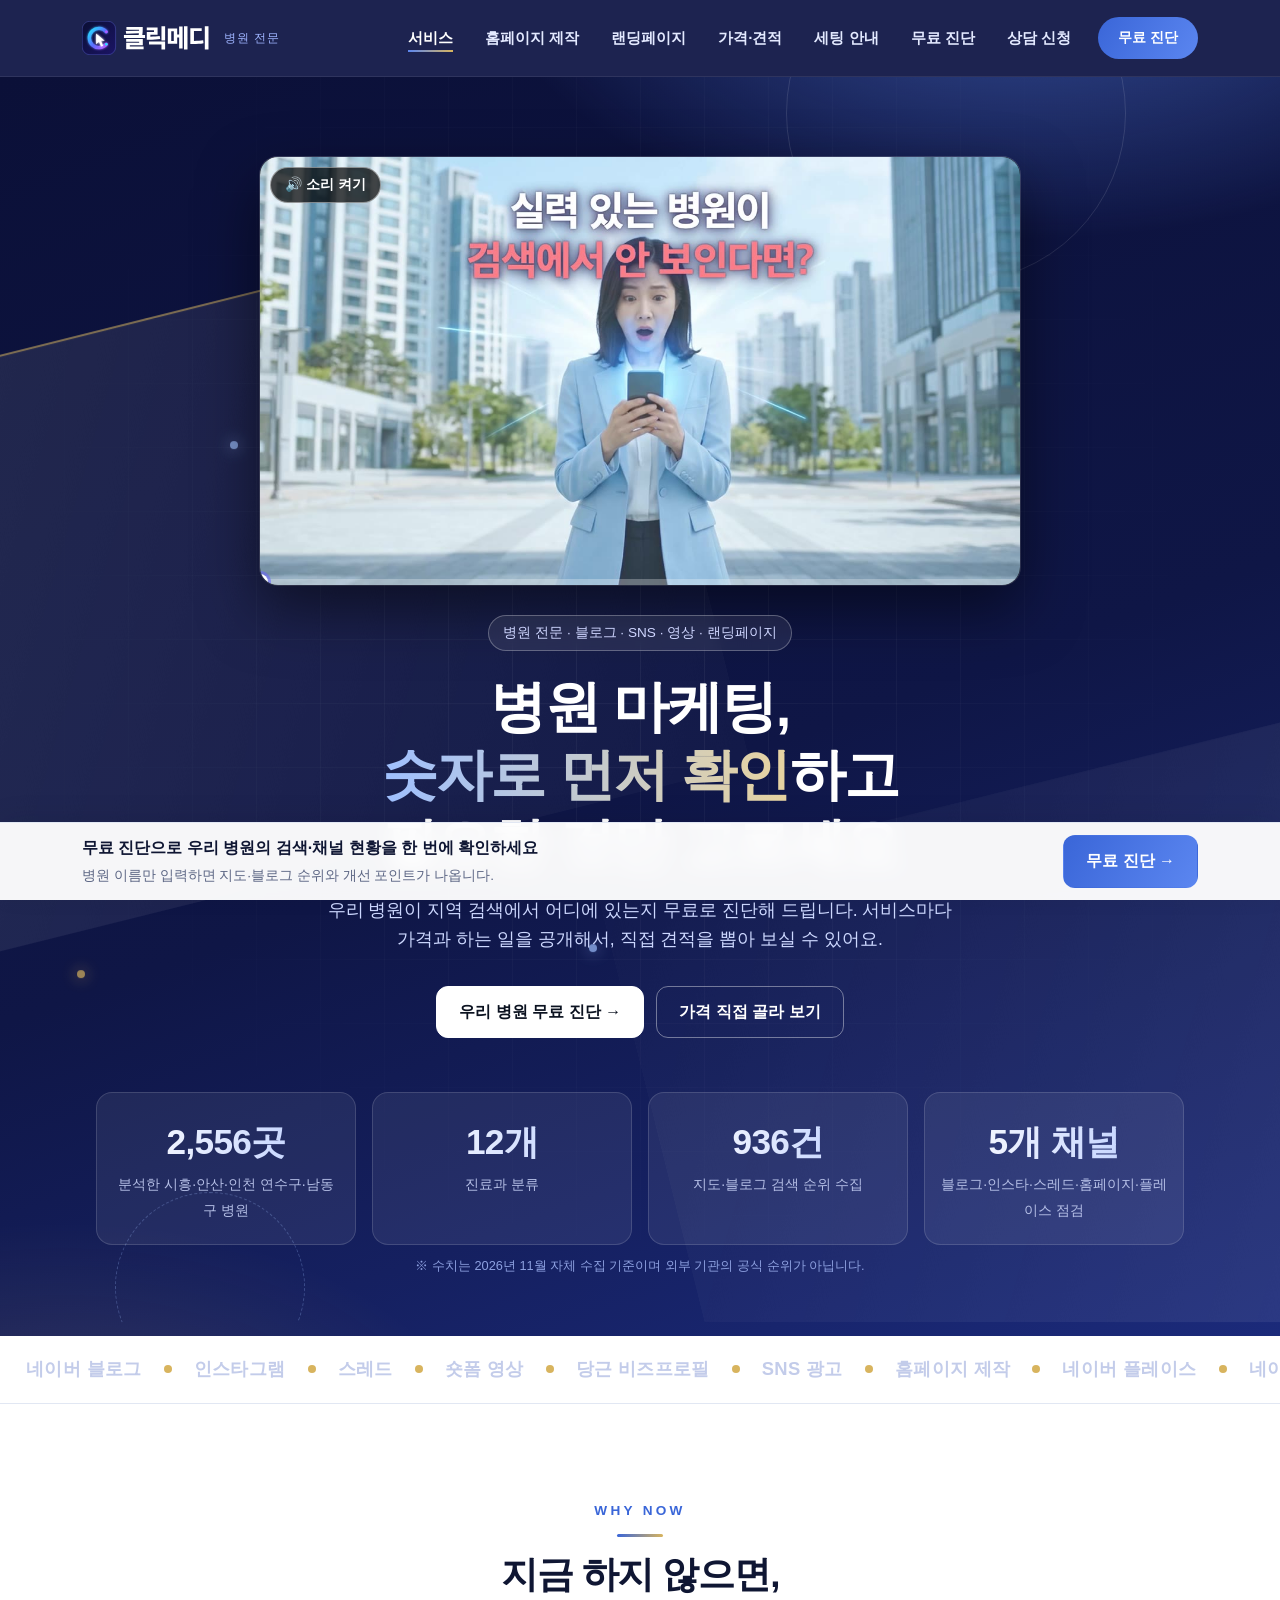
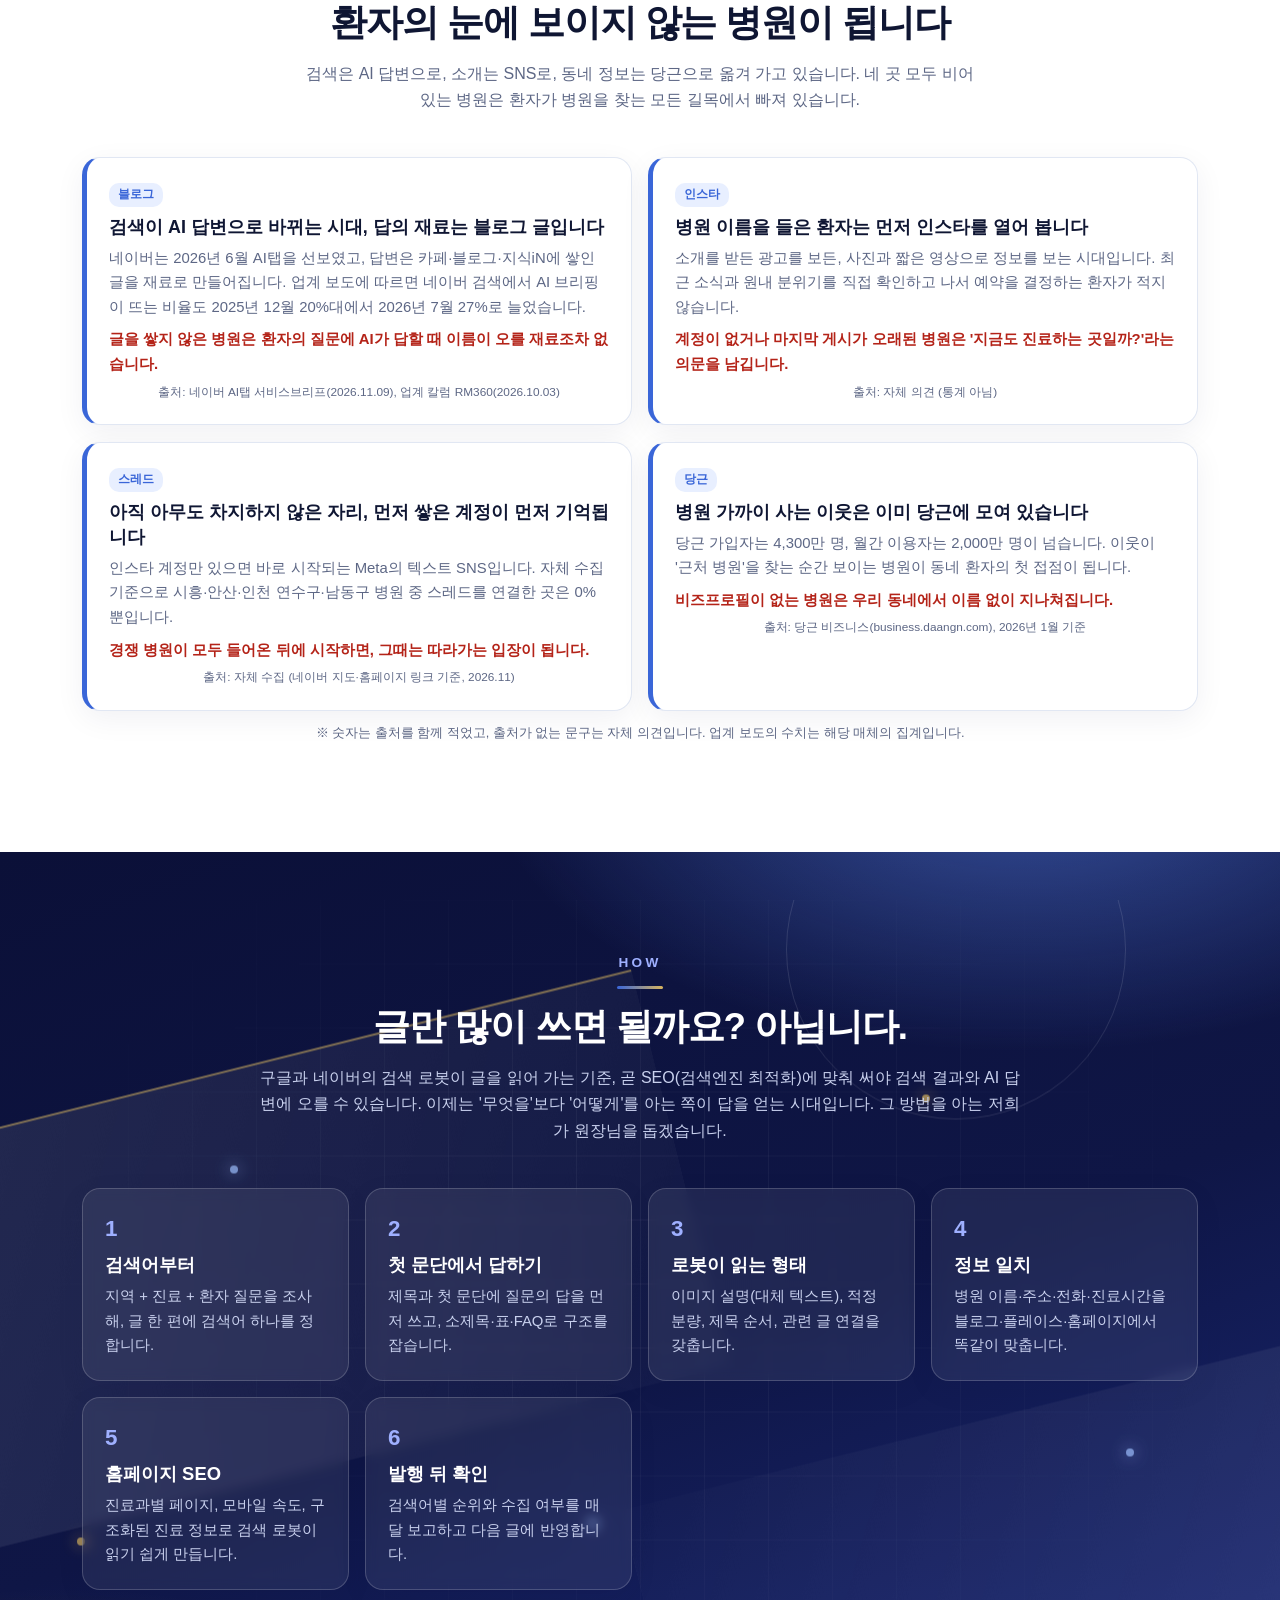
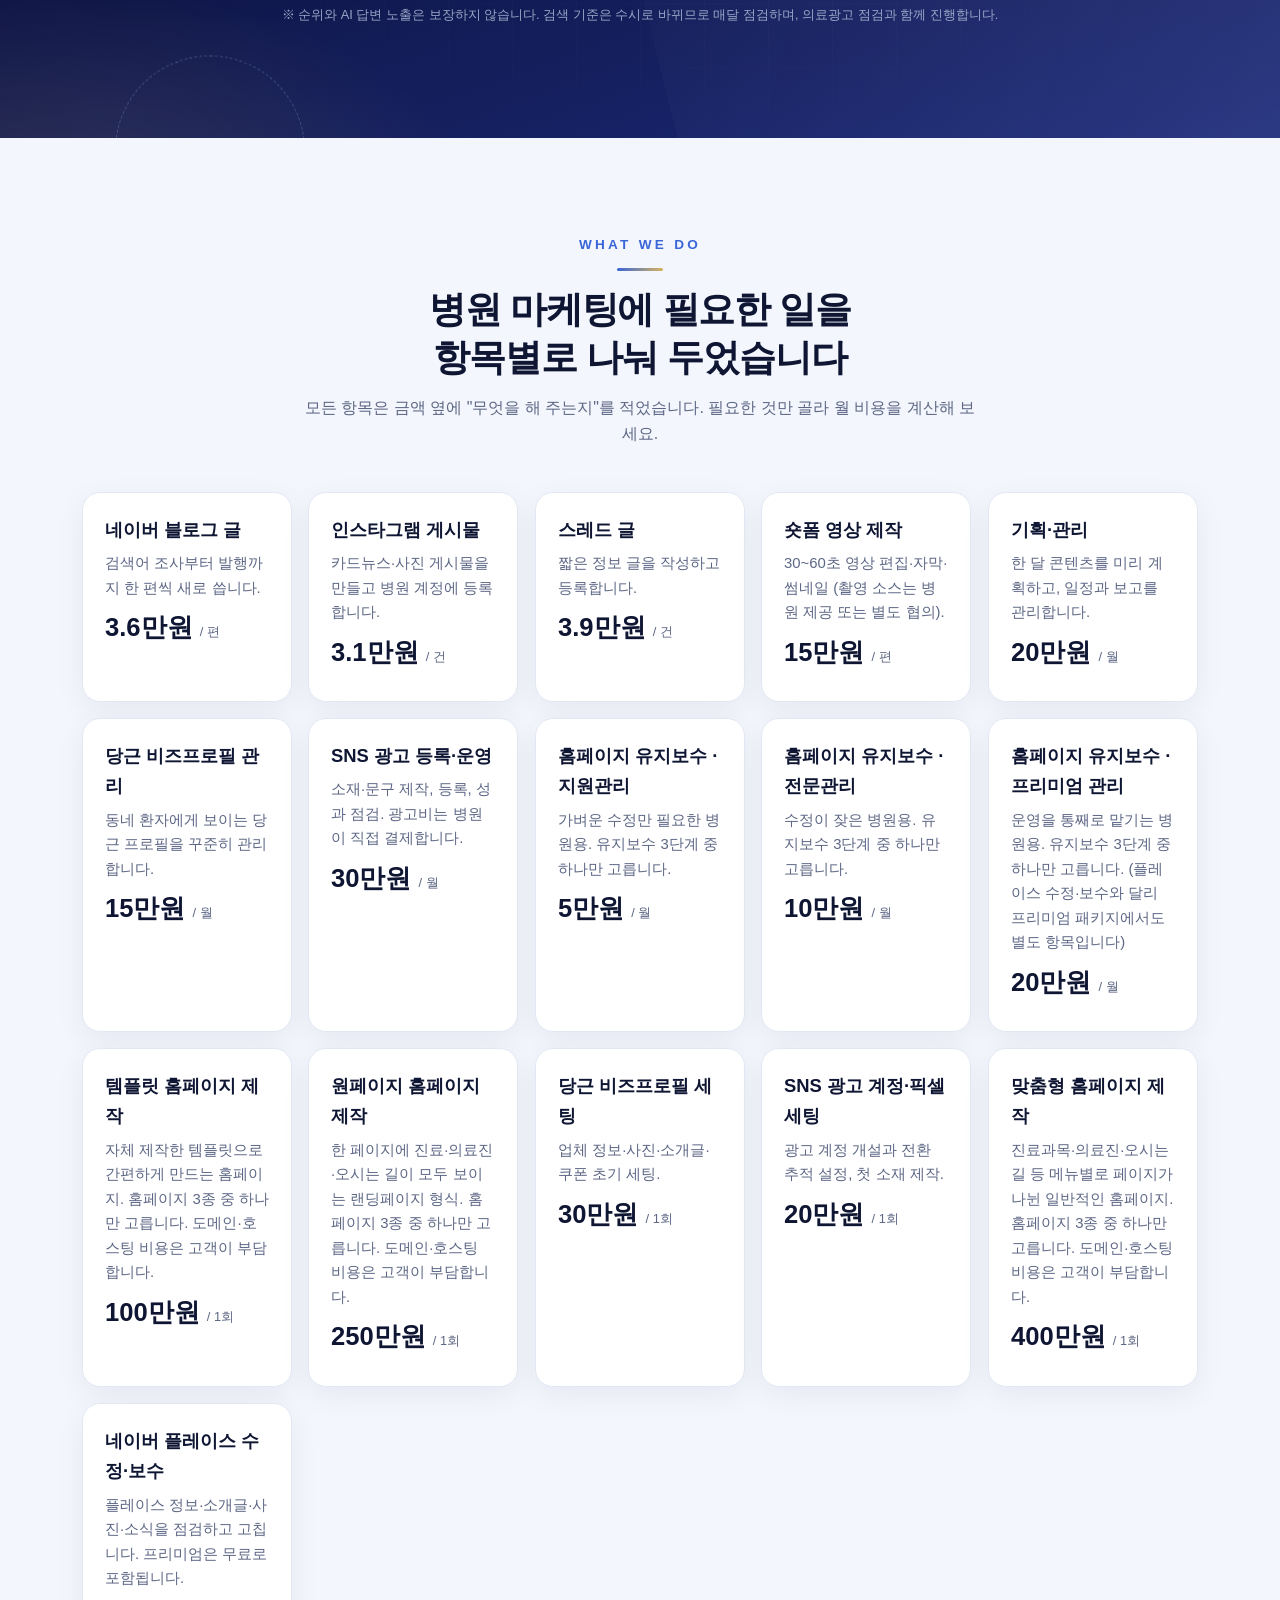
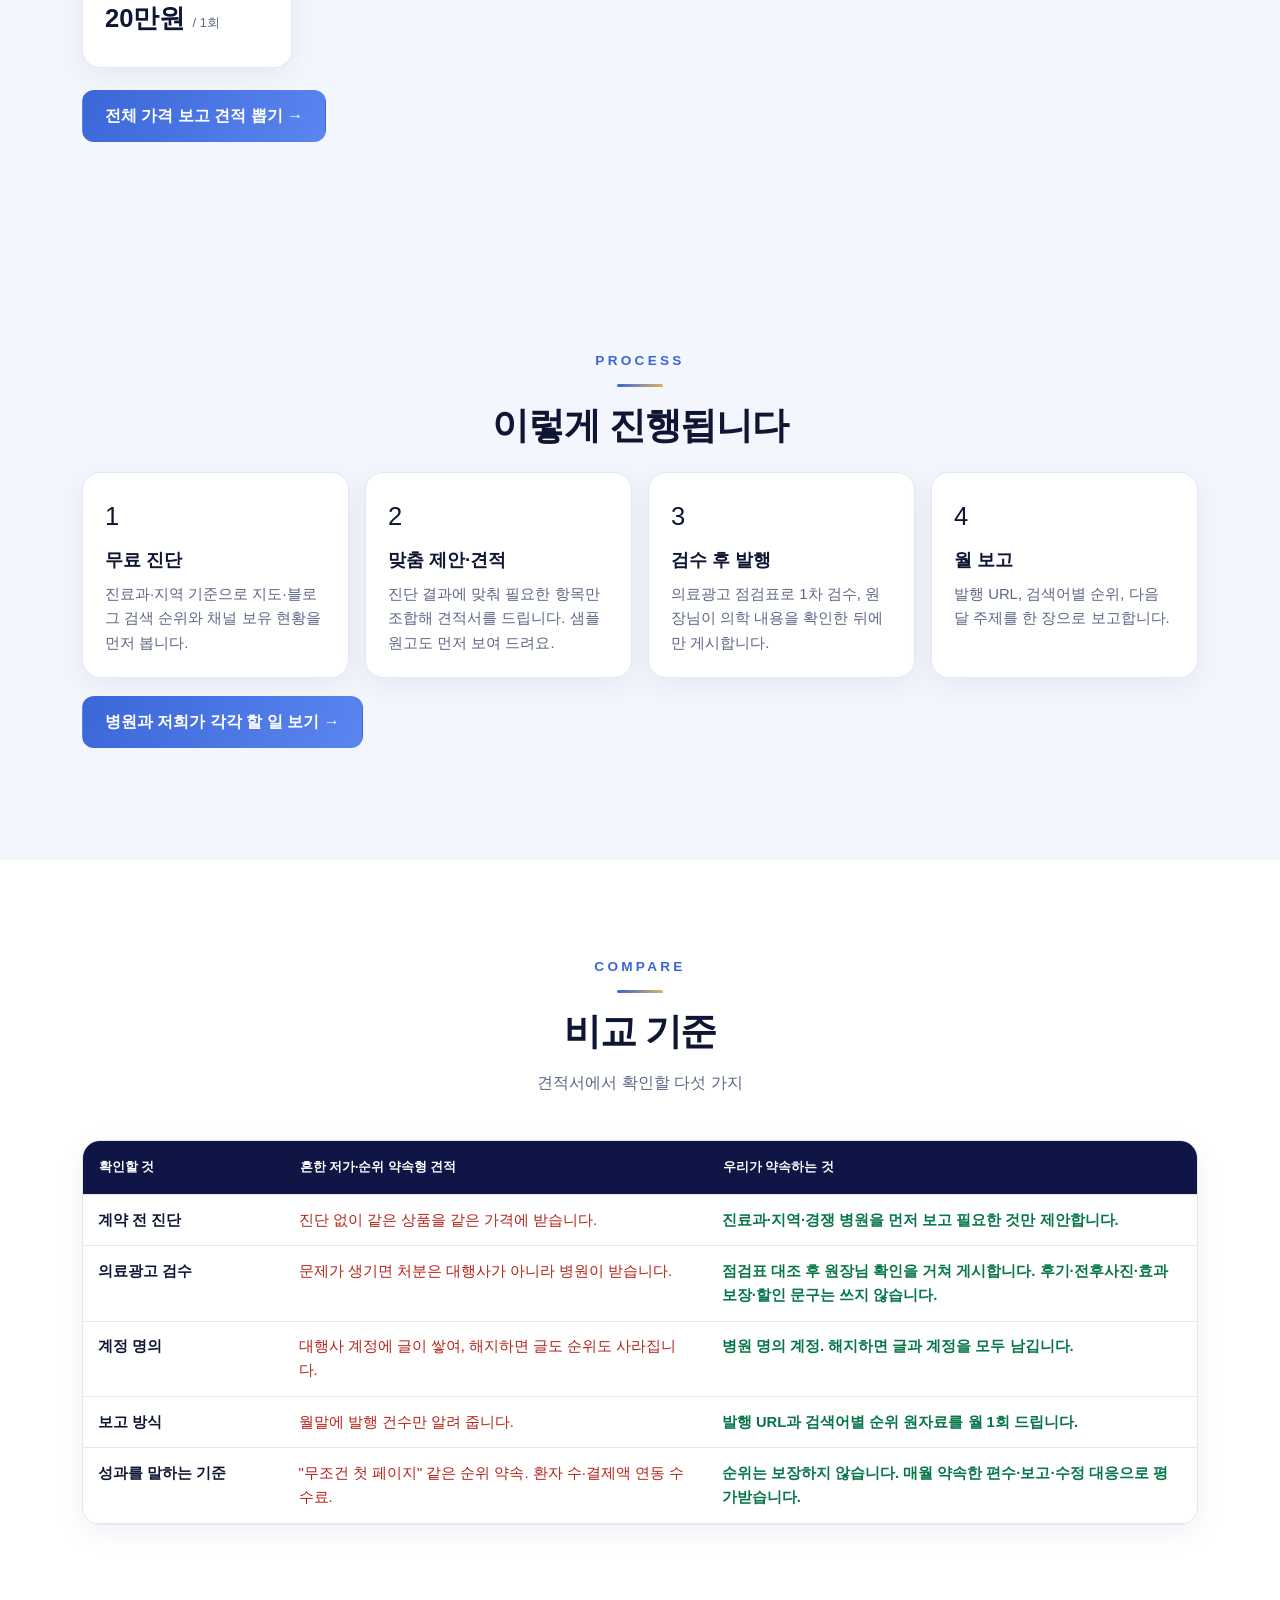
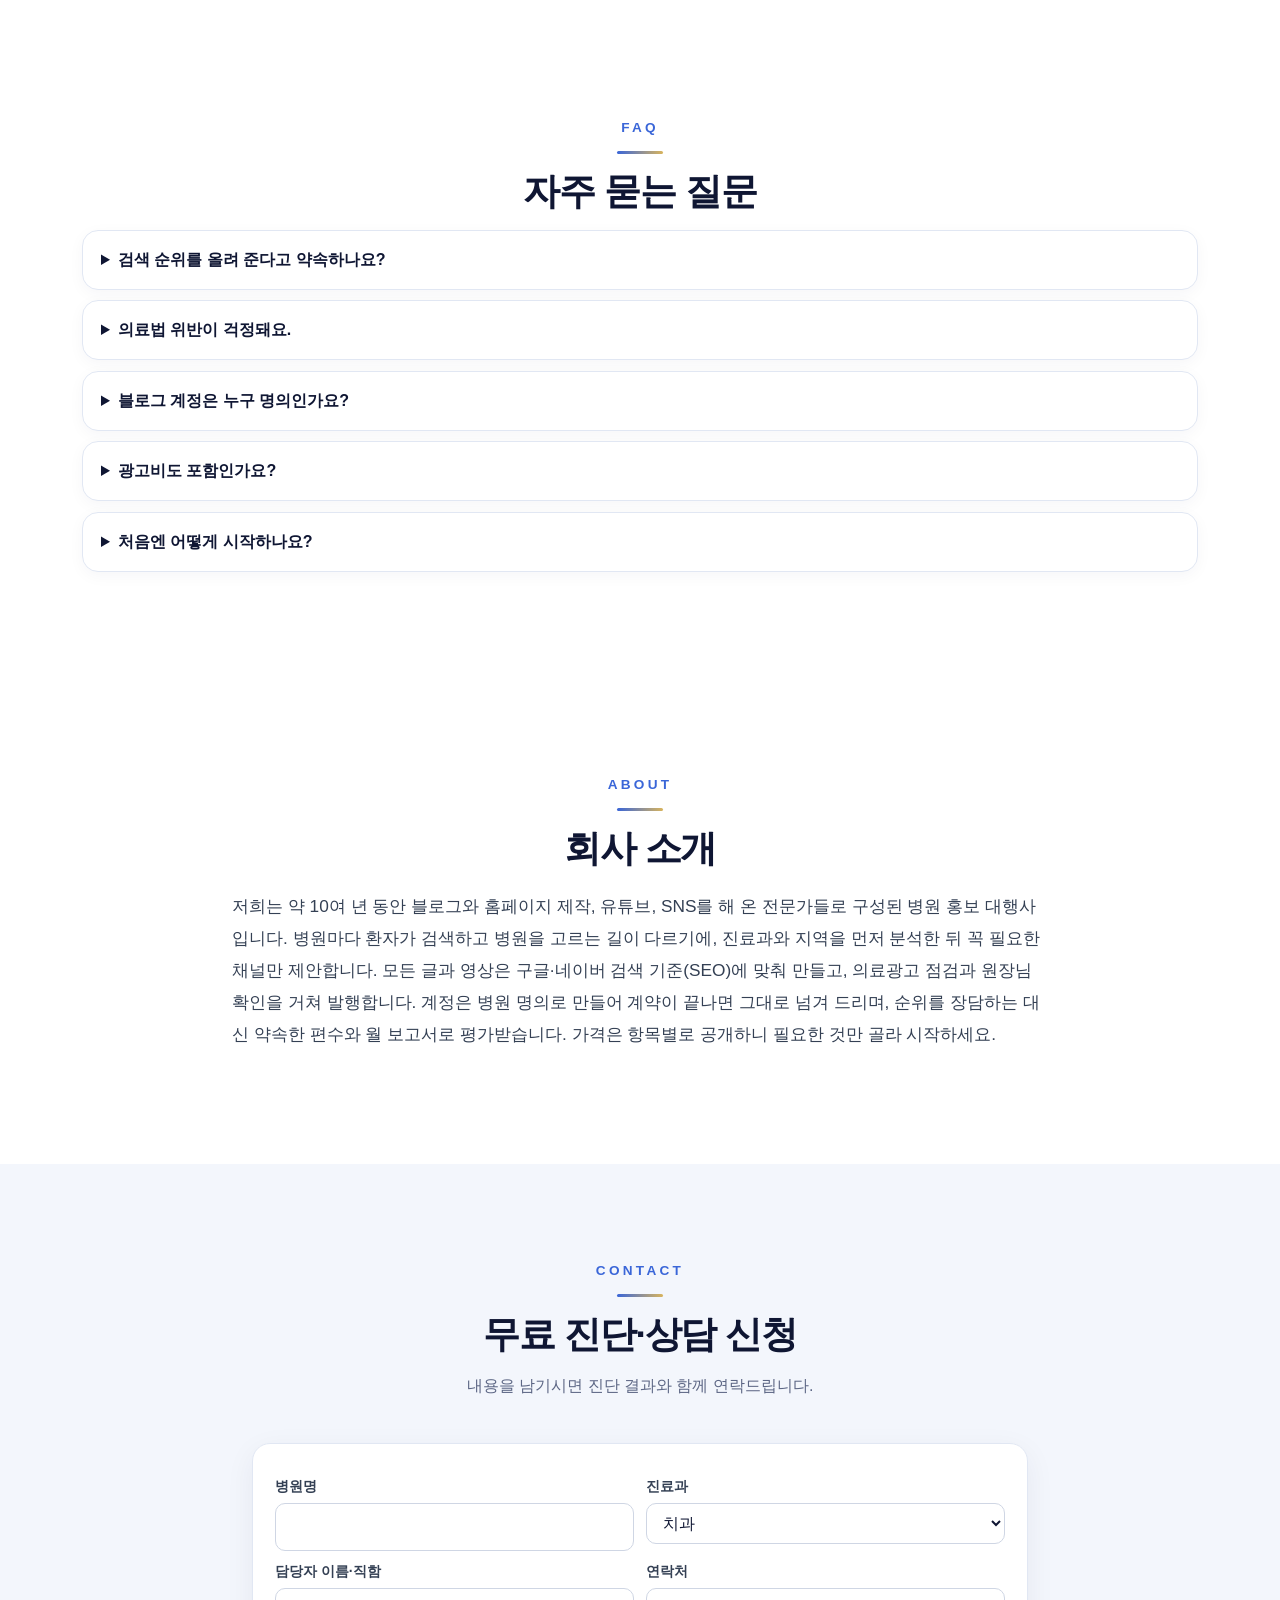
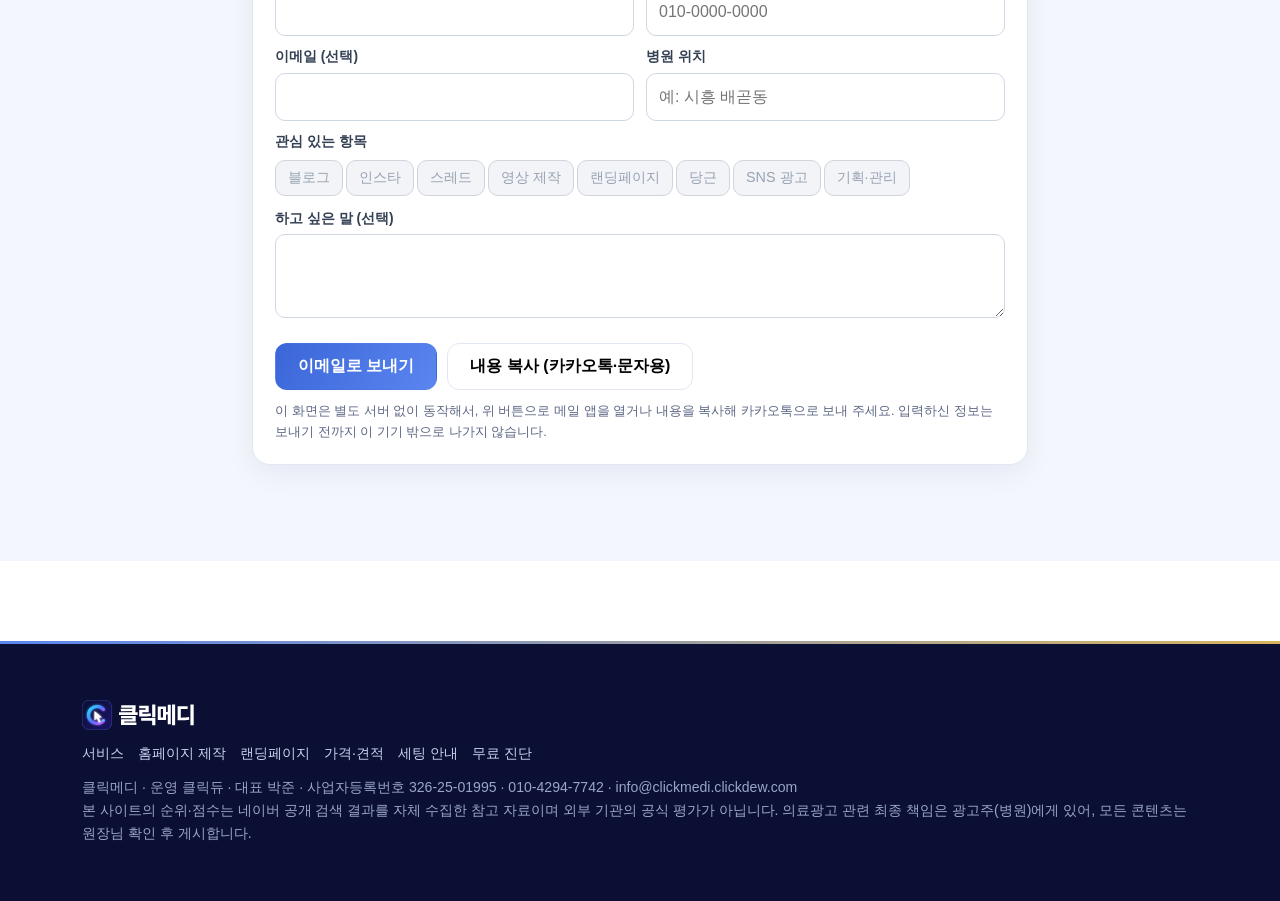
<file: index.html>
<!doctype html><html lang="ko"><head><meta charset="utf-8"><meta name="viewport" content="width=device-width,initial-scale=1">
<title>병원 마케팅 대행 | 병원 전문</title>
<meta name="description" content="우리 병원의 검색 순위를 무료로 진단하고, 필요한 마케팅만 골라 가격을 직접 확인하세요.">
<link rel="stylesheet" href="assets/style.css"><script src="assets/config.js"></script>
<style>
.hv{position:relative;max-width:760px;margin:0 auto 30px;border-radius:18px;overflow:hidden;background:#000;aspect-ratio:16/9;box-shadow:0 24px 60px rgba(0,0,0,.5),0 0 0 1px rgba(255,255,255,.18);text-align:left}
.hv video{width:100%;height:100%;display:block;object-fit:contain;background:#000}
.hv .tap{position:absolute;inset:0;width:100%;height:100%;border:0;padding:0;background:transparent;cursor:pointer;z-index:2;-webkit-tap-highlight-color:transparent}
.hv .pb{position:absolute;left:50%;top:50%;width:84px;height:84px;margin:-42px 0 0 -42px;border-radius:50%;background:rgba(108,99,255,.92);display:flex;align-items:center;justify-content:center;z-index:3;box-shadow:0 8px 30px rgba(0,0,0,.5),0 0 0 8px rgba(255,255,255,.22);opacity:0;transform:scale(.8);transition:.25s;pointer-events:none}
.hv.paused .pb,.hv.flash .pb{opacity:1;transform:none}
.hv.paused .tap::after{content:"";position:absolute;inset:0;background:rgba(0,0,0,.28)}
.hv .snd{position:absolute;left:10px;top:10px;z-index:4;background:rgba(0,0,0,.72);color:#fff;border:1px solid rgba(255,255,255,.45);border-radius:20px;padding:8px 14px;font-size:14px;font-weight:800;font-family:inherit;cursor:pointer;display:none}
.hv.muted .snd{display:block}
.hv .bar{position:absolute;left:0;right:0;bottom:0;height:28px;background:linear-gradient(rgba(255,255,255,.28),rgba(255,255,255,.28)) left bottom/100% 6px no-repeat;z-index:6;cursor:pointer;touch-action:none}
.hv .bar i{position:absolute;left:0;bottom:0;display:block;height:6px;width:0;background:linear-gradient(90deg,#6c63ff,#e7d3a0);pointer-events:none}
.hv .bar i::after{content:"";position:absolute;right:-8px;bottom:-5px;width:16px;height:16px;border-radius:50%;background:#fff;box-shadow:0 0 0 3px rgba(108,99,255,.55)}
@media(max-width:600px){.hv{border-radius:12px;margin-bottom:22px}.hv .pb{width:64px;height:64px;margin:-32px 0 0 -32px}}
</style>
<meta property="og:image" content="https://clickmedi.clickdew.com/assets/img/og.png"><meta property="og:image:width" content="1200"><meta property="og:image:height" content="630"><meta name="twitter:card" content="summary_large_image"><meta name="twitter:image" content="https://clickmedi.clickdew.com/assets/img/og.png"><link rel="icon" type="image/png" sizes="32x32" href="assets/img/favicon-32.png"><link rel="icon" type="image/png" sizes="48x48" href="assets/img/favicon-48.png"><link rel="apple-touch-icon" href="assets/img/apple-touch-icon.png"><meta name="theme-color" content="#0a0f33"></head><body>
<section class="hero"><div class="wrap">
 <div class="hv" id="hbox"><video id="hhv" playsinline autoplay muted preload="auto" poster="assets/video/poster_horizontal.jpg"><source src="assets/video/clickmedi_horizontal.mp4" type="video/mp4"></video><button type="button" class="tap" id="htap" aria-label="재생 / 일시정지"><span class="pb"><svg viewBox="0 0 24 24" width="36" height="36"><path d="M8 5v14l11-7z" fill="#fff"/></svg></span></button><button type="button" class="snd" id="hsnd">🔊 소리 켜기</button><div class="bar"><i id="hbar"></i></div></div>
 <span class="pill">병원 전문 · 블로그 · SNS · 영상 · 랜딩페이지</span>
 <h1>병원 마케팅,<br><em>숫자로 먼저 확인</em>하고<br>필요한 것만 고르세요</h1>
 <p>우리 병원이 지역 검색에서 어디에 있는지 무료로 진단해 드립니다. 서비스마다 가격과 하는 일을 공개해서, 직접 견적을 뽑아 보실 수 있어요.</p>
 <div class="cta"><a class="btn" href="diagnose.html" style="background:#fff;color:#0b1220;border-color:#fff">우리 병원 무료 진단 →</a><a class="btn ghost" href="price.html">가격 직접 골라 보기</a></div>
 <div class="stats" id="stats"><div><b>2,556곳</b><span>분석한 시흥·안산·인천 연수구·남동구 병원</span></div><div><b>12개</b><span>진료과 분류</span></div><div><b>936건</b><span>지도·블로그 검색 순위 수집</span></div><div><b>5개 채널</b><span>블로그·인스타·스레드·홈페이지·플레이스 점검</span></div></div>
 <div class="note-d">※ 수치는 2026년 11월 자체 수집 기준이며 외부 기관의 공식 순위가 아닙니다.</div>
</div></section>
<div class="band"><div class="track"><span>네이버 블로그</span><span>인스타그램</span><span>스레드</span><span>숏폼 영상</span><span>당근 비즈프로필</span><span>SNS 광고</span><span>홈페이지 제작</span><span>네이버 플레이스</span><span>네이버 블로그</span><span>인스타그램</span><span>스레드</span><span>숏폼 영상</span><span>당근 비즈프로필</span><span>SNS 광고</span><span>홈페이지 제작</span><span>네이버 플레이스</span></div></div>

<section class="s" id="why"><div class="wrap">
 <div class="eyebrow">WHY NOW</div><h2 class="t">지금 하지 않으면,<br>환자의 눈에 보이지 않는 병원이 됩니다</h2>
 <p class="lead">검색은 AI 답변으로, 소개는 SNS로, 동네 정보는 당근으로 옮겨 가고 있습니다. 네 곳 모두 비어 있는 병원은 환자가 병원을 찾는 모든 길목에서 빠져 있습니다.</p>
 <div class="grid g2" id="hooks"></div>
 <p class="mu" style="font-size:.8em;margin-top:12px">※ 숫자는 출처를 함께 적었고, 출처가 없는 문구는 자체 의견입니다. 업계 보도의 수치는 해당 매체의 집계입니다.</p>
</div></section>

<section class="s" id="seo" style="color:#fff"><div class="wrap">
 <div class="eyebrow" style="color:#9fb0ff">HOW</div><h2 class="t" id="seo_h" style="color:#fff"></h2>
 <p class="lead" id="seo_b" style="color:#c9d1ee;max-width:760px"></p>
 <div class="grid g3" id="seo_p"></div>
 <p style="font-size:.8em;color:#9aa6c7;margin-top:14px" id="seo_n"></p>
</div></section>

<section class="s g"><div class="wrap">
 <div class="eyebrow">WHAT WE DO</div><h2 class="t">병원 마케팅에 필요한 일을<br>항목별로 나눠 두었습니다</h2>
 <p class="lead">모든 항목은 금액 옆에 "무엇을 해 주는지"를 적었습니다. 필요한 것만 골라 월 비용을 계산해 보세요.</p>
 <div class="grid g4" id="svc"></div>
 <p style="margin-top:22px"><a class="btn dark" href="price.html">전체 가격 보고 견적 뽑기 →</a></p>
</div></section>

<section class="s g"><div class="wrap">
 <div class="eyebrow">PROCESS</div><h2 class="t">이렇게 진행됩니다</h2>
 <div class="grid g4" style="margin-top:22px">
  <div class="card"><div class="ic">1</div><h3>무료 진단</h3><p>진료과·지역 기준으로 지도·블로그 검색 순위와 채널 보유 현황을 먼저 봅니다.</p></div>
  <div class="card"><div class="ic">2</div><h3>맞춤 제안·견적</h3><p>진단 결과에 맞춰 필요한 항목만 조합해 견적서를 드립니다. 샘플 원고도 먼저 보여 드려요.</p></div>
  <div class="card"><div class="ic">3</div><h3>검수 후 발행</h3><p>의료광고 점검표로 1차 검수, 원장님이 의학 내용을 확인한 뒤에만 게시합니다.</p></div>
  <div class="card"><div class="ic">4</div><h3>월 보고</h3><p>발행 URL, 검색어별 순위, 다음 달 주제를 한 장으로 보고합니다.</p></div>
 </div>
 <p style="margin-top:18px"><a class="btn dark" href="setup.html">병원과 저희가 각각 할 일 보기 →</a></p>
</div></section>

<section class="s"><div class="wrap">
 <div class="eyebrow">COMPARE</div><h2 class="t">비교 기준</h2>
 <p class="lead">견적서에서 확인할 다섯 가지</p>
 <table class="cmp"><tr><th style="width:18%">확인할 것</th><th style="width:38%">흔한 저가·순위 약속형 견적</th><th>우리가 약속하는 것</th></tr>
 <tr><td><b>계약 전 진단</b></td><td class="bad">진단 없이 같은 상품을 같은 가격에 받습니다.</td><td class="good">진료과·지역·경쟁 병원을 먼저 보고 필요한 것만 제안합니다.</td></tr>
 <tr><td><b>의료광고 검수</b></td><td class="bad">문제가 생기면 처분은 대행사가 아니라 병원이 받습니다.</td><td class="good">점검표 대조 후 원장님 확인을 거쳐 게시합니다. 후기·전후사진·효과 보장·할인 문구는 쓰지 않습니다.</td></tr>
 <tr><td><b>계정 명의</b></td><td class="bad">대행사 계정에 글이 쌓여, 해지하면 글도 순위도 사라집니다.</td><td class="good">병원 명의 계정. 해지하면 글과 계정을 모두 남깁니다.</td></tr>
 <tr><td><b>보고 방식</b></td><td class="bad">월말에 발행 건수만 알려 줍니다.</td><td class="good">발행 URL과 검색어별 순위 원자료를 월 1회 드립니다.</td></tr>
 <tr><td><b>성과를 말하는 기준</b></td><td class="bad">"무조건 첫 페이지" 같은 순위 약속. 환자 수·결제액 연동 수수료.</td><td class="good">순위는 보장하지 않습니다. 매월 약속한 편수·보고·수정 대응으로 평가받습니다.</td></tr></table>
</div></section>

<section class="s"><div class="wrap faq">
 <div class="eyebrow">FAQ</div><h2 class="t">자주 묻는 질문</h2>
 <details><summary>검색 순위를 올려 준다고 약속하나요?</summary><p>아니요. 순위는 검색엔진이 정합니다. 순위 보장이나 환자 수 보장을 내세우는 곳은 먼저 의심해 보세요. 대신 매월 약속한 편수와 보고서를 지킵니다.</p></details>
 <details><summary>의료법 위반이 걱정돼요.</summary><p>의료법에 따라 병원이 직접 올리는 글에는 치료 경험담, 전후 사진, 타 병원 비교, 효과 보장, 할인·이벤트 문구를 쓰지 않고, 모든 글은 점검표 대조 후 원장님이 확인하고 게시합니다. <b>단, 손님(환자)분이 직접 남기는 경험담과 사진처럼 병원 밖에서 자연스럽게 나오는 이야기는 바이럴에 충분히 활용되도록 하는 클릭메디만의 노하우가 있습니다.</b></p></details>
 <details><summary>블로그 계정은 누구 명의인가요?</summary><p>병원 명의입니다. 저희는 글 작성·발행 권한만 받고, 계약이 끝나면 계정과 원고를 모두 병원에 남깁니다.</p></details>
 <details><summary>광고비도 포함인가요?</summary><p>외부 광고 대행을 요청하시면 비용과 수수료를 따로 책정해서 대행해 드립니다. 저희는 인터넷과 AI 세상의 기본 틀을 제작·관리·운영합니다.</p></details>
 <details><summary>처음엔 어떻게 시작하나요?</summary><p>무료 진단 → 샘플 원고 확인 → 1개월 시범(위약금 없음) 순서를 권해 드립니다.</p></details>
</div></section>

<section class="s" id="about"><div class="wrap" style="max-width:860px">
 <div class="eyebrow">ABOUT</div><h2 class="t">회사 소개</h2>
 <p style="font-size:1.08em;line-height:1.85;color:#344054" id="intro"></p>
</div></section>

<section class="s g" id="contact"><div class="wrap" style="max-width:820px">
 <div class="eyebrow">CONTACT</div><h2 class="t">무료 진단·상담 신청</h2>
 <p class="lead">내용을 남기시면 진단 결과와 함께 연락드립니다.</p>
 <div class="card">
  <div class="row2"><div><label>병원명</label><input id="f_hos"></div><div><label>진료과</label><select id="f_dept"><option>치과</option><option>피부과</option><option>성형외과</option><option>한의원</option><option>정형외과</option><option>안과</option><option>산부인과</option><option>이비인후과</option><option>소아과</option><option>내과</option><option>비뇨기과</option><option>정신건강의학과</option><option>기타</option></select></div></div>
  <div class="row2"><div><label>담당자 이름·직함</label><input id="f_name"></div><div><label>연락처</label><input id="f_tel" placeholder="010-0000-0000"></div></div>
  <div class="row2"><div><label>이메일 (선택)</label><input id="f_mail"></div><div><label>병원 위치</label><input id="f_loc" placeholder="예: 시흥 배곧동"></div></div>
  <label>관심 있는 항목</label><div id="f_chips"></div>
  <label>하고 싶은 말 (선택)</label><textarea id="f_msg"></textarea>
  <label id="f_quote_l" style="display:none">내가 뽑은 견적</label><textarea id="f_quote" style="display:none;min-height:140px"></textarea>
  <div style="display:flex;gap:10px;flex-wrap:wrap;margin-top:16px"><button class="btn ac" id="send">이메일로 보내기</button><button class="btn" id="cp">내용 복사 (카카오톡·문자용)</button></div>
  <p class="mu" style="font-size:.8em;margin-top:10px">이 화면은 별도 서버 없이 동작해서, 위 버튼으로 메일 앱을 열거나 내용을 복사해 카카오톡으로 보내 주세요. 입력하신 정보는 보내기 전까지 이 기기 밖으로 나가지 않습니다.</p>
 </div>
</div></section>
<div style="height:80px"></div>
<div class="sticky"><div class="wrap"><div><b>무료 진단으로 우리 병원의 검색·채널 현황을 한 번에 확인하세요</b><span>병원 이름만 입력하면 지도·블로그 순위와 개선 포인트가 나옵니다.</span></div><a class="btn dark" href="diagnose.html">무료 진단 →</a></div></div>
<script>
HB.chrome("pub","index.html");document.getElementById("intro").textContent=HB.INTRO;
document.getElementById("seo_h").textContent=HB.SEO.head;document.getElementById("seo_b").textContent=HB.SEO.body;document.getElementById("seo_n").textContent=HB.SEO.note;document.getElementById("seo_p").innerHTML=HB.SEO.points.map((p,i)=>`<div class="card" style="background:rgba(255,255,255,.07);border-color:rgba(255,255,255,.18);color:#fff"><div style="font-size:1.4em;font-weight:900;color:#9fb0ff">${i+1}</div><h3 style="margin:2px 0 4px">${HB.esc(p[0])}</h3><p style="color:#c9d1ee">${HB.esc(p[1])}</p></div>`).join("");
fetch("data/hospitals.json").then(r=>r.json()).then(d=>{const H=d.hospitals;const pct=Math.round(H.filter(h=>h.ch.threads).length/H.length*100);document.getElementById("hooks").innerHTML=HB.HOOKS.map(h=>`<div class="card" style="border-left:5px solid var(--ac)"><div class="tag">${h.ch}</div><h3 style="margin:8px 0 6px;font-size:1.12em;line-height:1.4">${HB.esc(h.title)}</h3><p>${HB.esc(HB.hookText(h,pct))}</p><p style="color:#b42318;font-weight:700;margin-top:8px">${HB.esc(h.risk)}</p><div class="mu" style="font-size:.74em;margin-top:6px">출처: ${HB.esc(h.src)}</div></div>`).join("")}).catch(()=>{document.getElementById("hooks").innerHTML=HB.HOOKS.map(h=>`<div class="card"><div class="tag">${h.ch}</div><h3>${HB.esc(h.title)}</h3><p>${HB.esc(HB.hookText(h,null))}</p><p style="color:#b42318;font-weight:700">${HB.esc(h.risk)}</p></div>`).join("")});
document.getElementById("svc").innerHTML=HB.ITEMS.filter(i=>!i.mult).map(i=>`<div class="card"><h3>${i.name}</h3><p>${i.desc}</p><div class="price">${HB.man(i.unit)} <small>/ ${i.per}</small></div></div>`).join("");
const chips=["블로그","인스타","스레드","영상 제작","랜딩페이지","당근","SNS 광고","기획·관리"];
const sel=new Set();
document.getElementById("f_chips").innerHTML=chips.map(c=>`<span class="chip off" style="cursor:pointer;font-size:.9em;padding:5px 12px;text-decoration:none;border:1px solid #d0d5dd" data-c="${c}">${c}</span>`).join("");
document.querySelectorAll("#f_chips .chip").forEach(el=>el.onclick=()=>{const c=el.dataset.c;sel.has(c)?sel.delete(c):sel.add(c);el.classList.toggle("on");el.classList.toggle("off")});
const q=sessionStorage.getItem("hb_quote_text");if(q){f_quote.style.display=f_quote_l.style.display="block";f_quote.value=q}
function body(){const v=id=>document.getElementById(id).value.trim();return `[상담 신청]\n병원명: ${v("f_hos")}\n진료과: ${v("f_dept")}\n위치: ${v("f_loc")}\n담당자: ${v("f_name")}\n연락처: ${v("f_tel")}\n이메일: ${v("f_mail")}\n관심 항목: ${[...sel].join(", ")||"-"}\n문의: ${v("f_msg")||"-"}${f_quote.value?"\n\n"+f_quote.value:""}`}
document.getElementById("cp").onclick=()=>HB.copy(body(),"복사했어요. 카카오톡이나 문자로 붙여넣어 보내 주세요");
document.getElementById("send").onclick=()=>{const c=HB.getCompany();const to=/@/.test(c.email)?c.email:"";const list=JSON.parse(localStorage.getItem("hb_inquiries")||"[]");list.push({at:new Date().toISOString(),text:body()});localStorage.setItem("hb_inquiries",JSON.stringify(list));location.href=`mailto:${to}?subject=${encodeURIComponent("[상담 신청] "+(document.getElementById("f_hos").value||"병원"))}&body=${encodeURIComponent(body())}`};
</script><script>
(function(){const v=document.getElementById("hhv"),b=document.getElementById("hbox");if(!v)return;
function sync(){b.classList.toggle("paused",v.paused);b.classList.toggle("muted",v.muted)}
document.getElementById("htap").onclick=function(){if(v.paused)v.play().catch(function(){});else v.pause();b.classList.add("flash");setTimeout(function(){b.classList.remove("flash")},500)};
document.getElementById("hsnd").onclick=function(e){e.stopPropagation();v.muted=false;v.volume=1;if(v.paused)v.play().catch(function(){});sync()};
["play","pause","volumechange","loadeddata"].forEach(function(ev){v.addEventListener(ev,sync)});
(function(){var bar=document.querySelector(".hv .bar"),drag=false;function seek(e){var r=bar.getBoundingClientRect(),x=Math.min(Math.max((e.clientX-r.left)/r.width,0),1);if(v.duration){v.currentTime=x*v.duration;document.getElementById("hbar").style.width=(x*100)+"%"}}
bar.addEventListener("pointerdown",function(e){e.stopPropagation();drag=true;try{bar.setPointerCapture(e.pointerId)}catch(_){}seek(e)});bar.addEventListener("pointermove",function(e){if(drag)seek(e)});bar.addEventListener("pointerup",function(){drag=false});bar.addEventListener("pointercancel",function(){drag=false});bar.addEventListener("click",function(e){e.stopPropagation()})})();
v.addEventListener("timeupdate",function(){if(v.duration)document.getElementById("hbar").style.width=(v.currentTime/v.duration*100)+"%"});
v.muted=false;var p=v.play();function fb(){v.muted=true;v.play().catch(function(){});sync()}
if(p&&p.catch)p.catch(fb);else fb();
setTimeout(function(){if(v.paused){v.muted=true;v.play().catch(function(){})}sync()},900);sync();})();
</script>
</body></html>
</file>
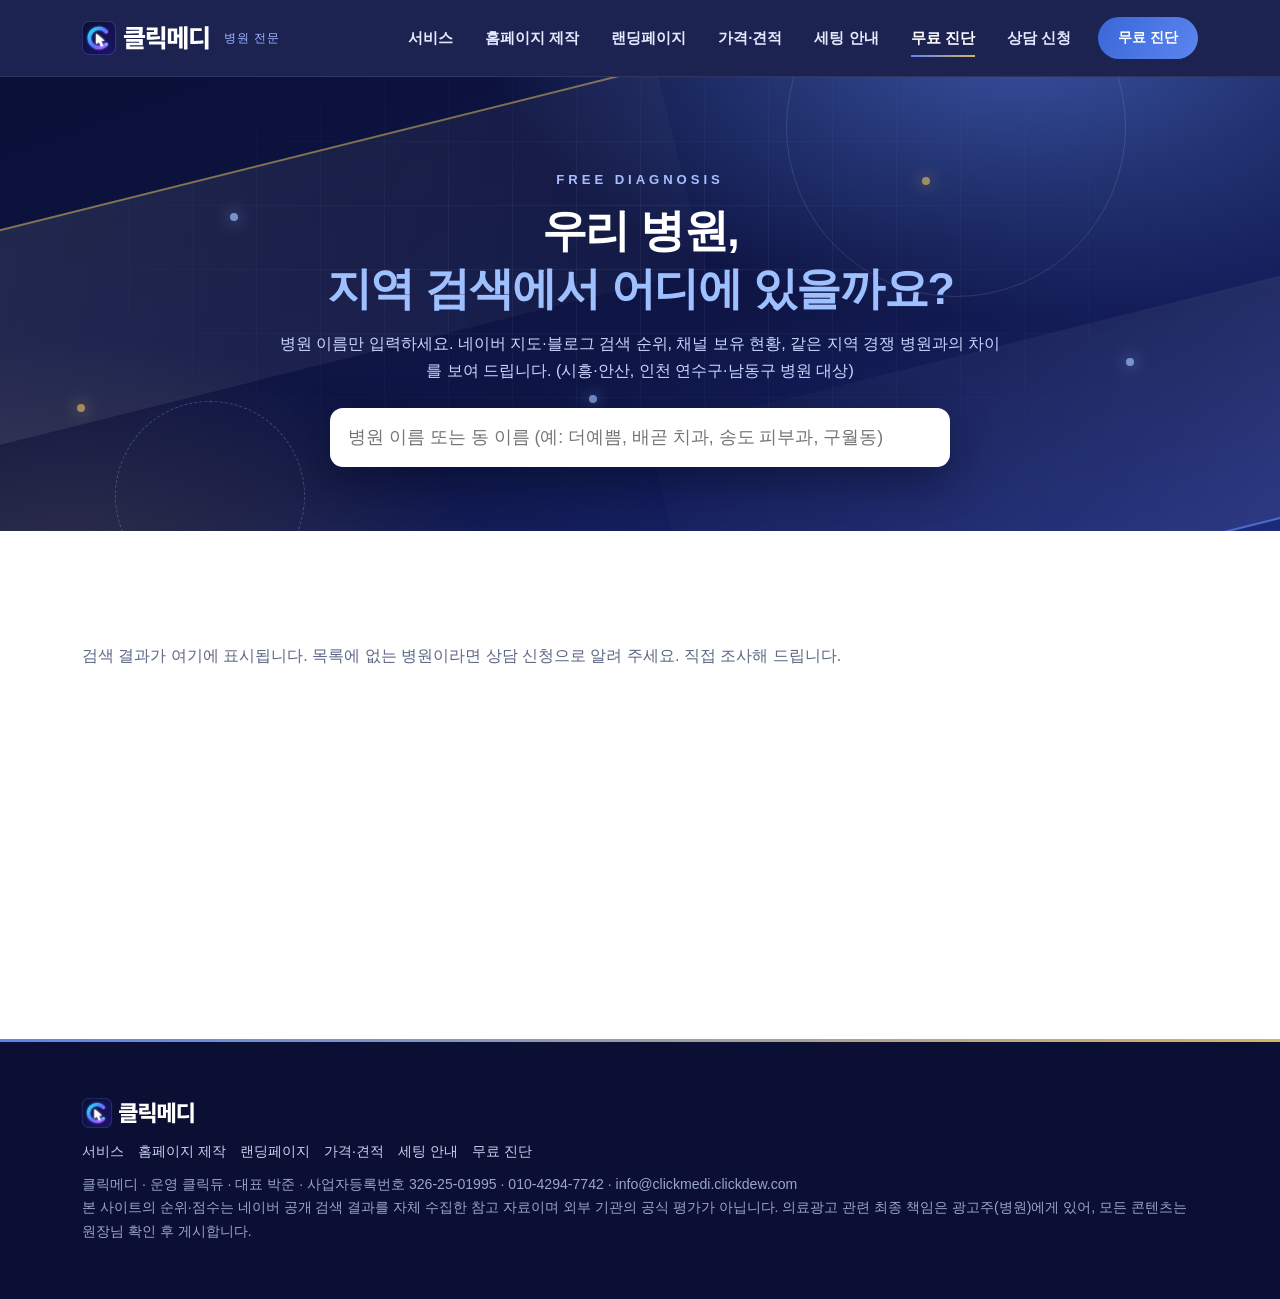
<file: diagnose.html>
<!doctype html><html lang="ko"><head><meta charset="utf-8"><meta name="viewport" content="width=device-width,initial-scale=1">
<title>무료 진단 | 병원 마케팅 대행</title><link rel="stylesheet" href="assets/style.css"><script src="assets/config.js"></script><script src="assets/diag.js"></script>
<style>.ph{background:var(--bg);padding:54px 0 34px;border-bottom:1px solid var(--line)}.ph h1{font-size:2.3em;line-height:1.3;margin:6px 0 10px;letter-spacing:-.03em}.ph h1 em{font-style:normal;color:var(--ac)}
.sr{position:relative;max-width:620px}.sr input{padding:15px 18px;font-size:1.1em;border-radius:13px}.dd{position:absolute;left:0;right:0;top:100%;background:#fff;border:1px solid var(--line);border-radius:12px;margin-top:6px;box-shadow:0 12px 30px rgba(16,24,40,.12);z-index:5;max-height:380px;overflow:auto}
.dd div{padding:11px 16px;cursor:pointer;border-bottom:1px solid var(--line)}.dd div:hover{background:#f2f4ff}.dd small{color:var(--mu)}</style><meta property="og:image" content="https://clickmedi.clickdew.com/assets/img/og.png"><meta property="og:image:width" content="1200"><meta property="og:image:height" content="630"><meta name="twitter:card" content="summary_large_image"><meta name="twitter:image" content="https://clickmedi.clickdew.com/assets/img/og.png"><link rel="icon" type="image/png" sizes="32x32" href="assets/img/favicon-32.png"><link rel="icon" type="image/png" sizes="48x48" href="assets/img/favicon-48.png"><link rel="apple-touch-icon" href="assets/img/apple-touch-icon.png"><meta name="theme-color" content="#0a0f33"></head><body>
<div class="ph"><div class="wrap"><div class="eyebrow">FREE DIAGNOSIS</div><h1>우리 병원,<br><em>지역 검색에서 어디에 있을까요?</em></h1><p class="lead" style="margin:0 0 20px">병원 이름만 입력하세요. 네이버 지도·블로그 검색 순위, 채널 보유 현황, 같은 지역 경쟁 병원과의 차이를 보여 드립니다. (시흥·안산, 인천 연수구·남동구 병원 대상)</p>
<div class="sr"><input id="q" placeholder="병원 이름 또는 동 이름 (예: 더예쁨, 배곧 치과, 송도 피부과, 구월동)" autocomplete="off"><div class="dd" id="dd" style="display:none"></div></div></div></div>
<section class="s"><div class="wrap"><div id="out"><p class="mu">검색 결과가 여기에 표시됩니다. 목록에 없는 병원이라면 상담 신청으로 알려 주세요. 직접 조사해 드립니다.</p></div>
<div id="cta" style="display:none;margin-top:22px" class="card"><b>진단 결과로 무엇을 할 수 있을까요?</b><p style="margin-top:4px">필요한 항목만 골라 가격을 확인하거나, 이 진단으로 상담을 신청해 보세요.</p><div style="display:flex;gap:10px;margin-top:12px;flex-wrap:wrap"><a class="btn dark" href="price.html">가격·견적 보기</a><a class="btn" href="index.html#contact" id="goc">이 진단으로 상담 신청</a></div></div></div></section>
<script>
HB.chrome("pub","diagnose.html");let D;const $=id=>document.getElementById(id);
DIAG.load("").then(d=>{D=d;const p=new URLSearchParams(location.search).get("id");if(p){const h=D.hospitals.find(x=>x.id===p);if(h)show(h)}});
function show(h){$("dd").style.display="none";$("q").value=h.name;$("out").innerHTML=DIAG.render(h,D,{blur:true});$("cta").style.display="block";sessionStorage.setItem("hb_quote_text",`[무료 진단 결과] ${h.name} (${h.city} ${h.dong} ${h.dept}) 노출점수 ${h.score.total}/100`)}
$("q").oninput=e=>{if(!D)return;const r=DIAG.find(D.hospitals,e.target.value);const dd=$("dd");if(!r.length){dd.style.display="none";return}dd.style.display="block";dd.innerHTML=r.map(h=>`<div data-id="${h.id}"><b>${HB.esc(h.name)}</b> <small>${h.city} ${HB.esc(h.dong)} · ${h.dept}</small></div>`).join("");dd.querySelectorAll("div").forEach(el=>el.onclick=()=>show(D.hospitals.find(x=>x.id===el.dataset.id)))};
</script></body></html>
</file>
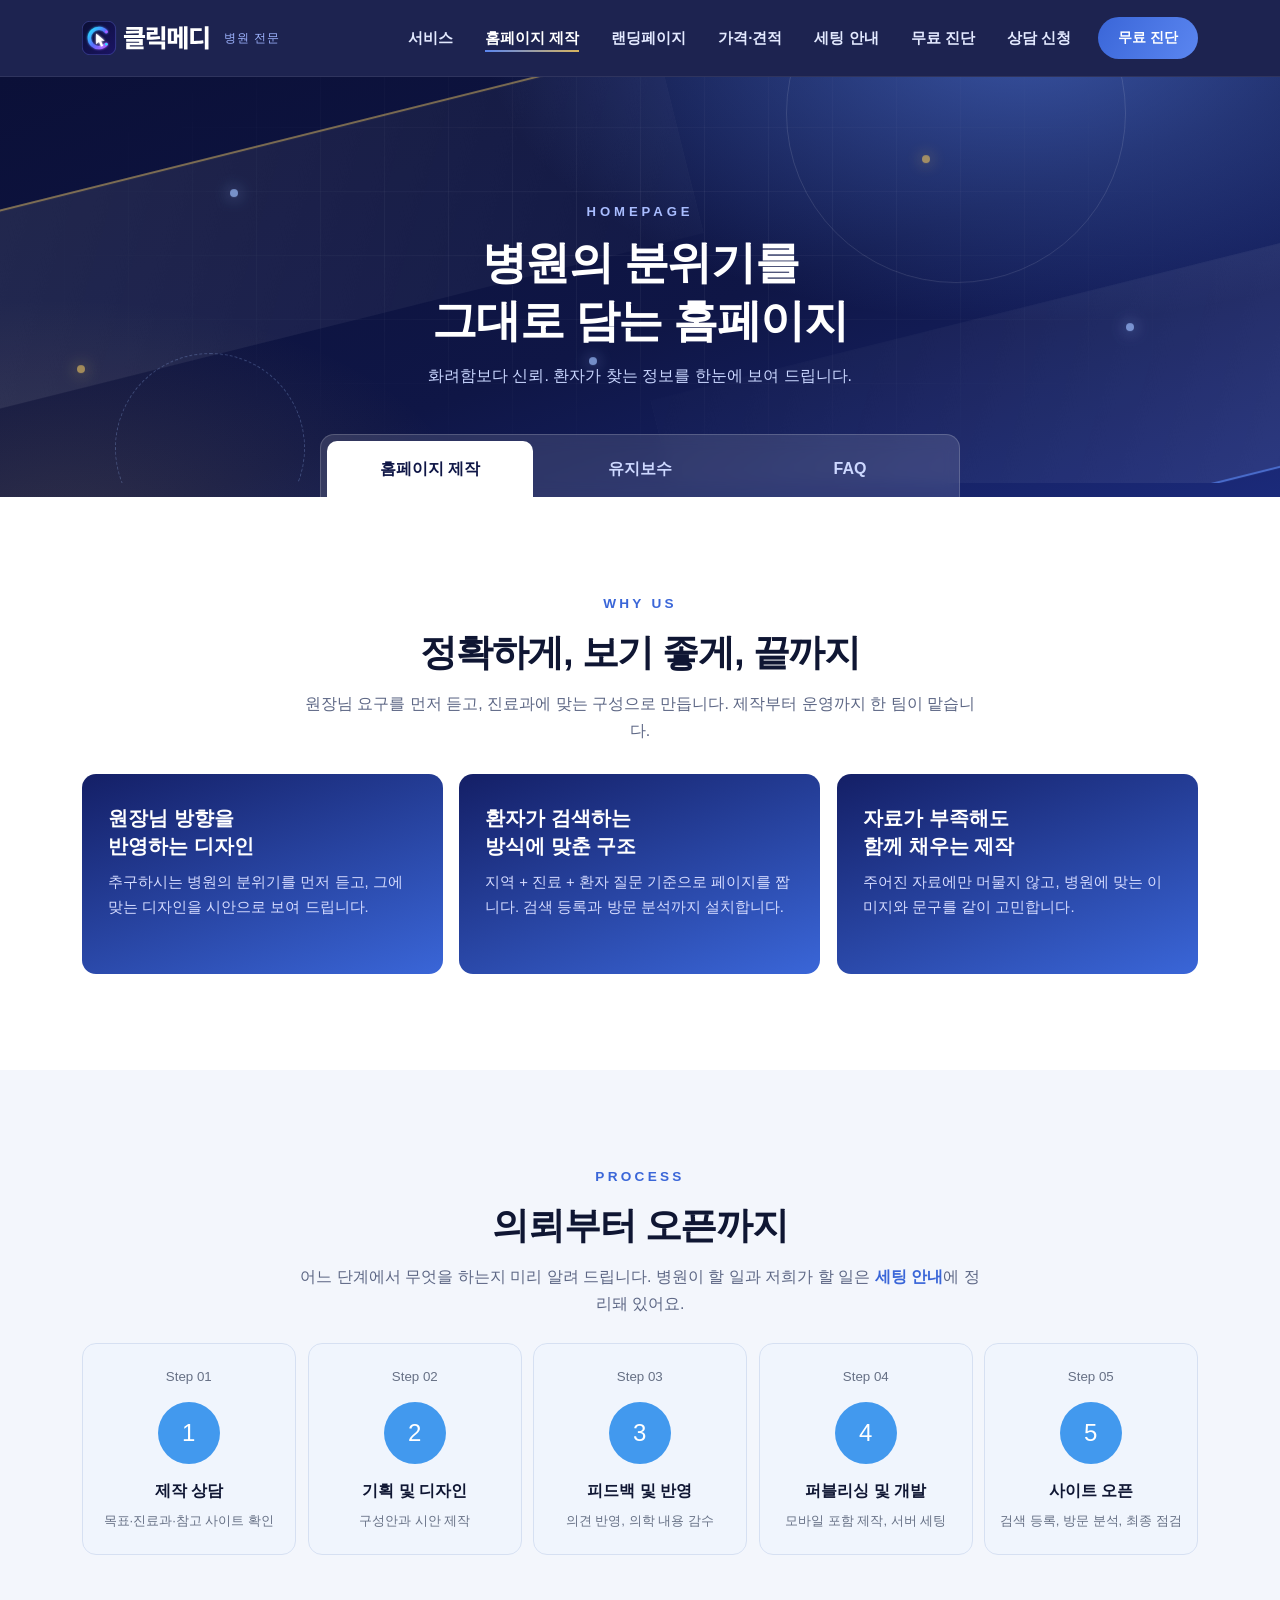
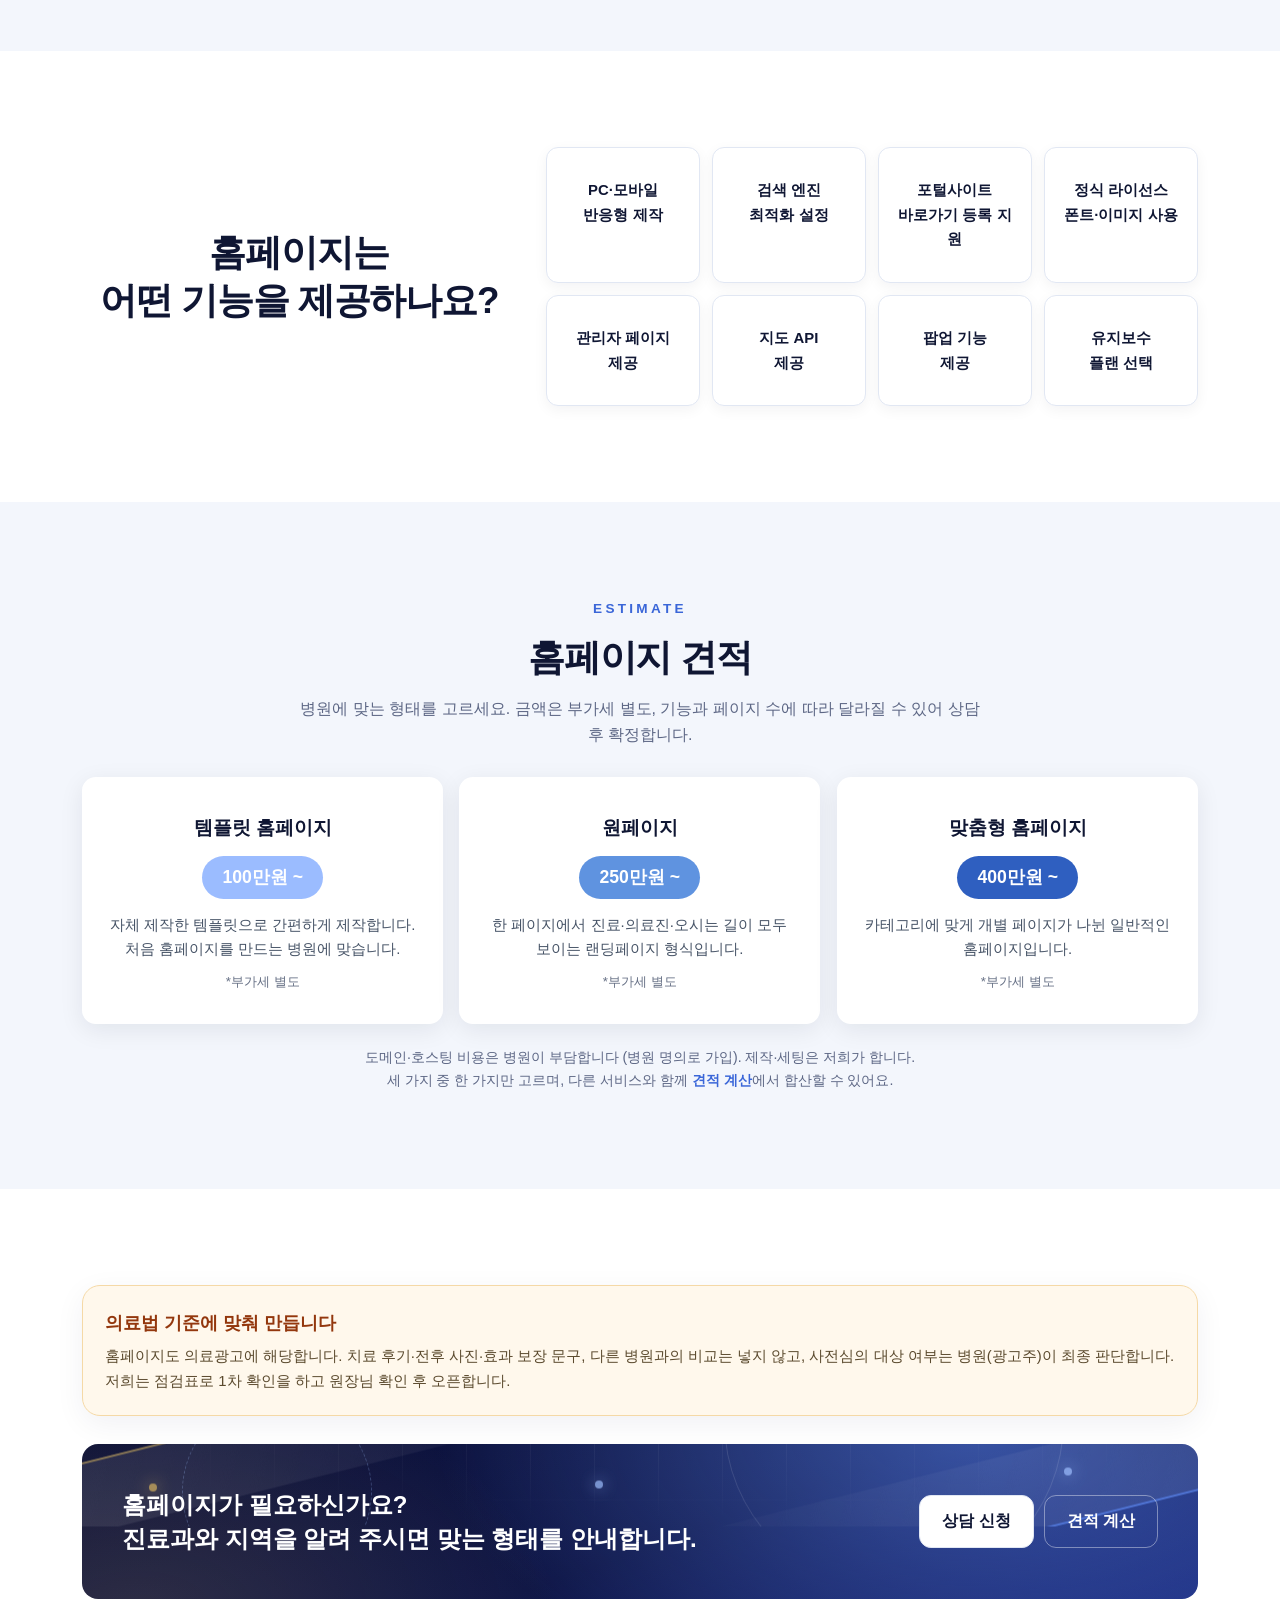
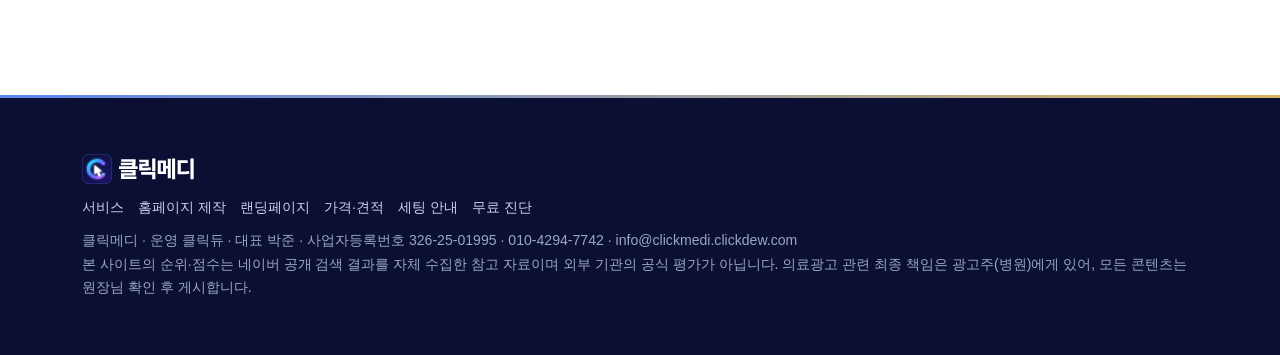
<file: homepage.html>
<!doctype html><html lang="ko"><head><meta charset="utf-8"><meta name="viewport" content="width=device-width,initial-scale=1">
<title>홈페이지 제작 | 병원 마케팅 대행</title><link rel="stylesheet" href="assets/style.css"><script src="assets/config.js"></script>
<style>
.hhero{background:radial-gradient(1000px 420px at 75% -10%,#3a66d8 0,transparent 60%),linear-gradient(160deg,#0b1220,#141c3a 60%,#1b2a6b);color:#fff;padding:64px 0 0;text-align:center}
.hhero .eyebrow{color:#9fb0ff}.hhero h1{font-size:2.6em;line-height:1.3;margin:10px 0 12px;letter-spacing:-.03em}.hhero p{color:#c9d1ee;margin:0 auto;max-width:560px}
.tabs{display:flex;justify-content:center;gap:4px;margin:44px auto 0;max-width:640px;background:rgba(255,255,255,.12);backdrop-filter:blur(8px);border:1px solid rgba(255,255,255,.18);border-bottom:0;border-radius:14px 14px 0 0;padding:6px 6px 0}
.tabs button{flex:1;padding:15px 10px;border:0;background:transparent;font:inherit;font-weight:700;color:#cdd8ff;cursor:pointer;border-radius:10px 10px 0 0;transition:.3s}
.tabs button:hover{color:#fff;background:rgba(255,255,255,.1)}
.tabs button.on{background:#fff;color:var(--navy)}
.pane{display:none}.pane.on{display:block}
.val{display:grid;grid-template-columns:repeat(auto-fit,minmax(260px,1fr));gap:16px}
.val>div{background:linear-gradient(160deg,#141f66,#3a66d8);color:#fff;border-radius:14px;padding:30px 26px;min-height:200px}
.val h3{margin:0 0 10px;font-size:1.25em;line-height:1.4}.val p{margin:0;color:#d5dbff;font-size:.93em}
.steps{display:grid;grid-template-columns:repeat(5,1fr);gap:12px}
.steps>div{background:#f0f5fd;border:1px solid #d6e0f2;border-radius:14px;padding:22px 12px;text-align:center}
.steps small{color:#667085;display:block}.steps i{display:block;width:62px;height:62px;line-height:62px;margin:14px auto;border-radius:50%;background:#4299ee;color:#fff;font-style:normal;font-size:1.5em}
.steps b{display:block}.steps span{font-size:.82em;color:#667085;display:block;margin-top:6px}
.feat{display:grid;grid-template-columns:repeat(4,1fr);gap:12px}
.feat>div{background:#fff;border:1px solid var(--line);border-radius:12px;padding:30px 12px;text-align:center;font-weight:600;font-size:.93em;box-shadow:0 4px 14px rgba(16,24,40,.05)}
.two{display:grid;grid-template-columns:1fr 1.5fr;gap:30px;align-items:center}
.types{display:grid;grid-template-columns:repeat(auto-fit,minmax(260px,1fr));gap:16px;align-items:start}
.types .ty{background:#fff;border-radius:14px;padding:30px 24px;text-align:center;box-shadow:0 6px 24px rgba(16,24,40,.08)}
.types .ty h3{margin:6px 0 12px}.types .pr{display:inline-block;padding:7px 20px;border-radius:24px;color:#fff;font-weight:800;font-size:1.1em}
.types .ty p{color:#475467;font-size:.93em;margin:14px 0 6px}.types .ty small{color:#667085}
.rec{background:#fff;border-radius:12px;padding:20px 24px;margin-bottom:10px;box-shadow:0 4px 14px rgba(16,24,40,.06);font-size:1.02em}
.diff{display:grid;grid-template-columns:repeat(auto-fit,minmax(280px,1fr));gap:16px}
.mp{display:grid;grid-template-columns:repeat(auto-fit,minmax(250px,1fr));gap:16px}
.mp .pl{background:#fff;border:1px solid var(--line);border-radius:14px;overflow:hidden}
.mp .pl .h{padding:22px;color:#fff;text-align:center}.mp .pl .h small{display:block;opacity:.85}.mp .pl .h b{font-size:1.4em}
.mp .pl .pp{text-align:center;font-size:1.5em;font-weight:800;padding:20px;border-bottom:1px solid var(--line)}.mp .pl .pp small{font-size:.55em;color:#667085;font-weight:500}
.mp .pl ul{list-style:none;margin:0;padding:16px 22px 22px}.mp .pl li{padding:7px 0;border-bottom:1px dashed #eceff5;font-size:.93em}
.cta2{background:linear-gradient(100deg,#2b33b0,#4f7bff);color:#fff;border-radius:16px;padding:44px 40px;display:flex;gap:20px;align-items:center;justify-content:space-between;flex-wrap:wrap}
.cta2 h3{margin:0;font-size:1.5em;line-height:1.4}.cta2 .btn:not(.ghost){color:var(--ink);background:#fff}
@media(max-width:800px){.steps{grid-template-columns:repeat(2,1fr)}.feat{grid-template-columns:repeat(2,1fr)}.two{grid-template-columns:1fr}.hhero h1{font-size:1.9em}}
</style><meta property="og:image" content="https://clickmedi.clickdew.com/assets/img/og.png"><meta property="og:image:width" content="1200"><meta property="og:image:height" content="630"><meta name="twitter:card" content="summary_large_image"><meta name="twitter:image" content="https://clickmedi.clickdew.com/assets/img/og.png"><link rel="icon" type="image/png" sizes="32x32" href="assets/img/favicon-32.png"><link rel="icon" type="image/png" sizes="48x48" href="assets/img/favicon-48.png"><link rel="apple-touch-icon" href="assets/img/apple-touch-icon.png"><meta name="theme-color" content="#0a0f33"></head><body>
<div class="hhero"><div class="wrap"><div class="eyebrow">HOMEPAGE</div><h1>병원의 분위기를<br>그대로 담는 홈페이지</h1><p>화려함보다 신뢰. 환자가 찾는 정보를 한눈에 보여 드립니다.</p>
 <div class="tabs" id="tabs"><button data-p="make" class="on">홈페이지 제작</button><button data-p="care">유지보수</button><button data-p="faq">FAQ</button></div></div></div>

<!-- 제작 -->
<div class="pane on" id="p-make">
<section class="s"><div class="wrap">
 <div style="text-align:center"><div class="eyebrow">WHY US</div><h2 class="t">정확하게, 보기 좋게, 끝까지</h2><p class="lead" style="margin:0 auto 30px">원장님 요구를 먼저 듣고, 진료과에 맞는 구성으로 만듭니다. 제작부터 운영까지 한 팀이 맡습니다.</p></div>
 <div class="val">
  <div><h3>원장님 방향을<br>반영하는 디자인</h3><p>추구하시는 병원의 분위기를 먼저 듣고, 그에 맞는 디자인을 시안으로 보여 드립니다.</p></div>
  <div><h3>환자가 검색하는<br>방식에 맞춘 구조</h3><p>지역 + 진료 + 환자 질문 기준으로 페이지를 짭니다. 검색 등록과 방문 분석까지 설치합니다.</p></div>
  <div><h3>자료가 부족해도<br>함께 채우는 제작</h3><p>주어진 자료에만 머물지 않고, 병원에 맞는 이미지와 문구를 같이 고민합니다.</p></div>
 </div>
</div></section>

<section class="s g"><div class="wrap">
 <div style="text-align:center"><div class="eyebrow">PROCESS</div><h2 class="t">의뢰부터 오픈까지</h2><p class="lead" style="margin:0 auto 26px">어느 단계에서 무엇을 하는지 미리 알려 드립니다. 병원이 할 일과 저희가 할 일은 <a href="setup.html" style="color:var(--ac);font-weight:700">세팅 안내</a>에 정리돼 있어요.</p></div>
 <div class="steps">
  <div><small>Step 01</small><i>1</i><b>제작 상담</b><span>목표·진료과·참고 사이트 확인</span></div>
  <div><small>Step 02</small><i>2</i><b>기획 및 디자인</b><span>구성안과 시안 제작</span></div>
  <div><small>Step 03</small><i>3</i><b>피드백 및 반영</b><span>의견 반영, 의학 내용 감수</span></div>
  <div><small>Step 04</small><i>4</i><b>퍼블리싱 및 개발</b><span>모바일 포함 제작, 서버 세팅</span></div>
  <div><small>Step 05</small><i>5</i><b>사이트 오픈</b><span>검색 등록, 방문 분석, 최종 점검</span></div>
 </div>
</div></section>

<section class="s"><div class="wrap two">
 <h2 class="t" style="margin:0">홈페이지는<br>어떤 기능을 제공하나요?</h2>
 <div class="feat">
  <div>PC·모바일<br>반응형 제작</div><div>검색 엔진<br>최적화 설정</div><div>포털사이트<br>바로가기 등록 지원</div><div>정식 라이선스<br>폰트·이미지 사용</div>
  <div>관리자 페이지<br>제공</div><div>지도 API<br>제공</div><div>팝업 기능<br>제공</div><div>유지보수<br>플랜 선택</div>
 </div>
</div></section>

<section class="s g"><div class="wrap">
 <div style="text-align:center"><div class="eyebrow">ESTIMATE</div><h2 class="t">홈페이지 견적</h2><p class="lead" style="margin:0 auto 28px">병원에 맞는 형태를 고르세요. 금액은 부가세 별도, 기능과 페이지 수에 따라 달라질 수 있어 상담 후 확정합니다.</p></div>
 <div class="types" id="types"></div>
 <p class="mu" style="text-align:center;font-size:.88em;margin:22px 0 0">도메인·호스팅 비용은 병원이 부담합니다 (병원 명의로 가입). 제작·세팅은 저희가 합니다.<br>세 가지 중 한 가지만 고르며, 다른 서비스와 함께 <a href="price.html" style="color:var(--ac);font-weight:700">견적 계산</a>에서 합산할 수 있어요.</p>
</div></section>

<section class="s"><div class="wrap">
 <div class="card" style="background:#fff8ec;border-color:#f5d9a6"><h3 style="color:#93370d">의료법 기준에 맞춰 만듭니다</h3>
 <p style="color:#5b4a2e">홈페이지도 의료광고에 해당합니다. 치료 후기·전후 사진·효과 보장 문구, 다른 병원과의 비교는 넣지 않고, 사전심의 대상 여부는 병원(광고주)이 최종 판단합니다. 저희는 점검표로 1차 확인을 하고 원장님 확인 후 오픈합니다.</p></div>
 <div class="cta2" style="margin-top:28px"><h3>홈페이지가 필요하신가요?<br>진료과와 지역을 알려 주시면 맞는 형태를 안내합니다.</h3><div style="display:flex;gap:10px;flex-wrap:wrap"><a class="btn" href="index.html#contact">상담 신청</a><a class="btn ghost" href="price.html">견적 계산</a></div></div>
</div></section>
</div>

<!-- 유지보수 -->
<div class="pane" id="p-care">
<section class="s"><div class="wrap">
 <div style="text-align:center"><div class="eyebrow">CARE</div><h2 class="t">작은 수정 하나도 소홀히 하지 않습니다</h2><p class="lead" style="margin:0 auto 26px">진료시간·의료진·공지 같은 내용은 계속 바뀝니다. 최신 상태를 유지하는 것이 홈페이지 신뢰의 기본입니다.</p></div>
 <h3 style="text-align:center;margin:0 0 14px">유지보수는 이런 원장님께 추천드립니다</h3>
 <div style="max-width:760px;margin:0 auto 40px">
  <div class="rec">홈페이지 관리가 어려운 병원</div><div class="rec">주기적으로 수정·업데이트를 하고 싶은 병원</div><div class="rec">관리 업체와 소통이 어려워 답답했던 병원</div><div class="rec">적은 월 비용으로 홈페이지 문제를 해결하고 싶은 병원</div>
 </div>
 <h3 style="text-align:center;margin:0 0 16px">저희 유지보수의 차이</h3>
 <div class="diff">
  <div class="card"><h3>막힘없는 소통, 빠른 확인</h3><p>요청 채널을 하나로 정해 접수하고, 처리 결과를 바로 알려 드립니다.</p></div>
  <div class="card"><h3>병원을 아는 담당자</h3><p>병원 홈페이지와 의료진 정보를 아는 담당자가 맡아 수정 오류를 줄입니다.</p></div>
  <div class="card"><h3>정해진 월 비용</h3><p>수정 횟수를 정해 둔 월 정액이라 예산을 미리 잡을 수 있습니다.</p></div>
 </div>
</div></section>
<section class="s g"><div class="wrap">
 <h2 class="t" style="text-align:center;margin-bottom:24px">정기 유지보수</h2>
 <div class="mp" id="mp"></div>
 <ul class="mu" style="font-size:.88em;margin-top:22px;line-height:1.9"><li>PC 기준 단가표이며 금액은 부가세 별도입니다.</li><li>기술지원·상담(기능 커스터마이징)은 협의 후 난이도에 따라 추가 금액이 발생할 수 있습니다.</li><li>자료 분석이 필요한 경우 별도 금액이 발생할 수 있습니다.</li><li>세 가지 중 한 가지만 선택합니다. 도메인·호스팅 갱신 비용은 병원이 직접 냅니다.</li></ul>
 <div class="cta2" style="margin-top:28px"><h3>우리 병원엔 어떤 단계가 맞을까요?</h3><a class="btn" href="index.html#contact">상담 신청</a></div>
</div></section>
</div>

<!-- FAQ -->
<div class="pane" id="p-faq">
<section class="s"><div class="wrap" style="max-width:820px">
 <div style="text-align:center"><div class="eyebrow">FAQ</div><h2 class="t">자주 묻는 질문</h2></div>
 <div class="faq" style="margin-top:24px">
  <details><summary>세금계산서 발행은 어떻게 되나요?</summary><p>계약 후 전자세금계산서를 발행합니다. 받으실 사업자등록증 사본과 이메일 주소를 보내 주세요. 금액은 부가세 별도입니다.</p></details>
  <details><summary>홈페이지 제작 진행 과정이 어떻게 되나요?</summary><p>제작 상담, 기획·디자인(시안), 피드백·반영, 퍼블리싱·개발, 오픈 순서입니다. 시안과 원고 확인은 영업일 2일 안에 회신해 주시면 일정이 밀리지 않습니다.</p></details>
  <details><summary>홈페이지 디자인에서 가장 중요한 것은 무엇인가요?</summary><p>환자가 필요한 정보(진료 안내, 의료진, 오시는 길, 예약)를 빨리 찾게 하는 것입니다. 화려함보다 신뢰를 주는 구성을 권합니다.</p></details>
  <details><summary>홈페이지에 넣을 자료가 없는데 어떻게 하나요?</summary><p>원장님 약력, 진료 안내, 병원 사진만 있으면 시작할 수 있습니다. 없는 부분은 질문지로 정리해 문구를 같이 만들고, 사진은 촬영 또는 권리가 확인된 이미지를 안내해 드립니다.</p></details>
  <details><summary>도메인과 호스팅은 누가 가입하나요?</summary><p>병원 명의로 가입하고 비용도 병원이 냅니다. 상품 고르는 방법과 가입 순서는 저희가 안내합니다.</p></details>
  <details><summary>치료 후기나 전후 사진을 넣을 수 있나요?</summary><p>의료광고 기준상 치료 경험담·후기와 전후 사진은 넣지 않습니다. 그 대신 진료 과정과 의료진 소개를 정확하게 정리합니다.</p></details>
 </div>
 <div class="cta2" style="margin-top:28px"><h3>궁금한 점이 더 있으신가요?</h3><a class="btn" href="index.html#contact">상담 신청</a></div>
</div></section>
</div>
<script>
HB.chrome("pub","homepage.html");
const $=id=>document.getElementById(id),esc=HB.esc,K=k=>HB.ITEMS.find(i=>i.k===k);
const man=n=>(n/10000).toLocaleString("ko-KR")+"만원";
const T=[["hptpl","템플릿 홈페이지","#9bbcff","자체 제작한 템플릿으로 간편하게 제작합니다. 처음 홈페이지를 만드는 병원에 맞습니다."],["landing","원페이지","#5f93e0","한 페이지에서 진료·의료진·오시는 길이 모두 보이는 랜딩페이지 형식입니다."],["homepage","맞춤형 홈페이지","#2f5fc0","카테고리에 맞게 개별 페이지가 나뉜 일반적인 홈페이지입니다."]];
$("types").innerHTML=T.map(([k,n,c,d])=>`<div class="ty"><h3>${n}</h3><span class="pr" style="background:${c}">${man(K(k).unit)} ~</span><p>${d}</p><small>*부가세 별도</small></div>`).join("");
const MP=[["hpcare1","지원관리","기본","#8fb4ff"],["hpcare2","전문관리","표준","#6a98d8"],["hpcare","프리미엄 관리","프리미엄","#3a64c0"]];
$("mp").innerHTML=MP.map(([k,a,b,c])=>{const i=K(k);return `<div class="pl"><div class="h" style="background:${c}"><small>${a}</small><b>${b}</b></div><div class="pp">${i.unit.toLocaleString("ko-KR")}원<small>/월</small></div><ul>${i.inc.map(x=>`<li>${esc(x)}</li>`).join("")}</ul></div>`}).join("");
function show(p){document.querySelectorAll(".pane").forEach(e=>e.classList.toggle("on",e.id==="p-"+p));document.querySelectorAll("#tabs button").forEach(b=>b.classList.toggle("on",b.dataset.p===p));history.replaceState(null,"","#"+p)}
document.querySelectorAll("#tabs button").forEach(b=>b.onclick=()=>show(b.dataset.p));
const h=location.hash.slice(1);if(["make","care","faq"].includes(h))show(h);
window.addEventListener("hashchange",()=>{const x=location.hash.slice(1);if(["make","care","faq"].includes(x)){show(x);window.scrollTo({top:0,behavior:"smooth"})}});
</script></body></html>
</file>
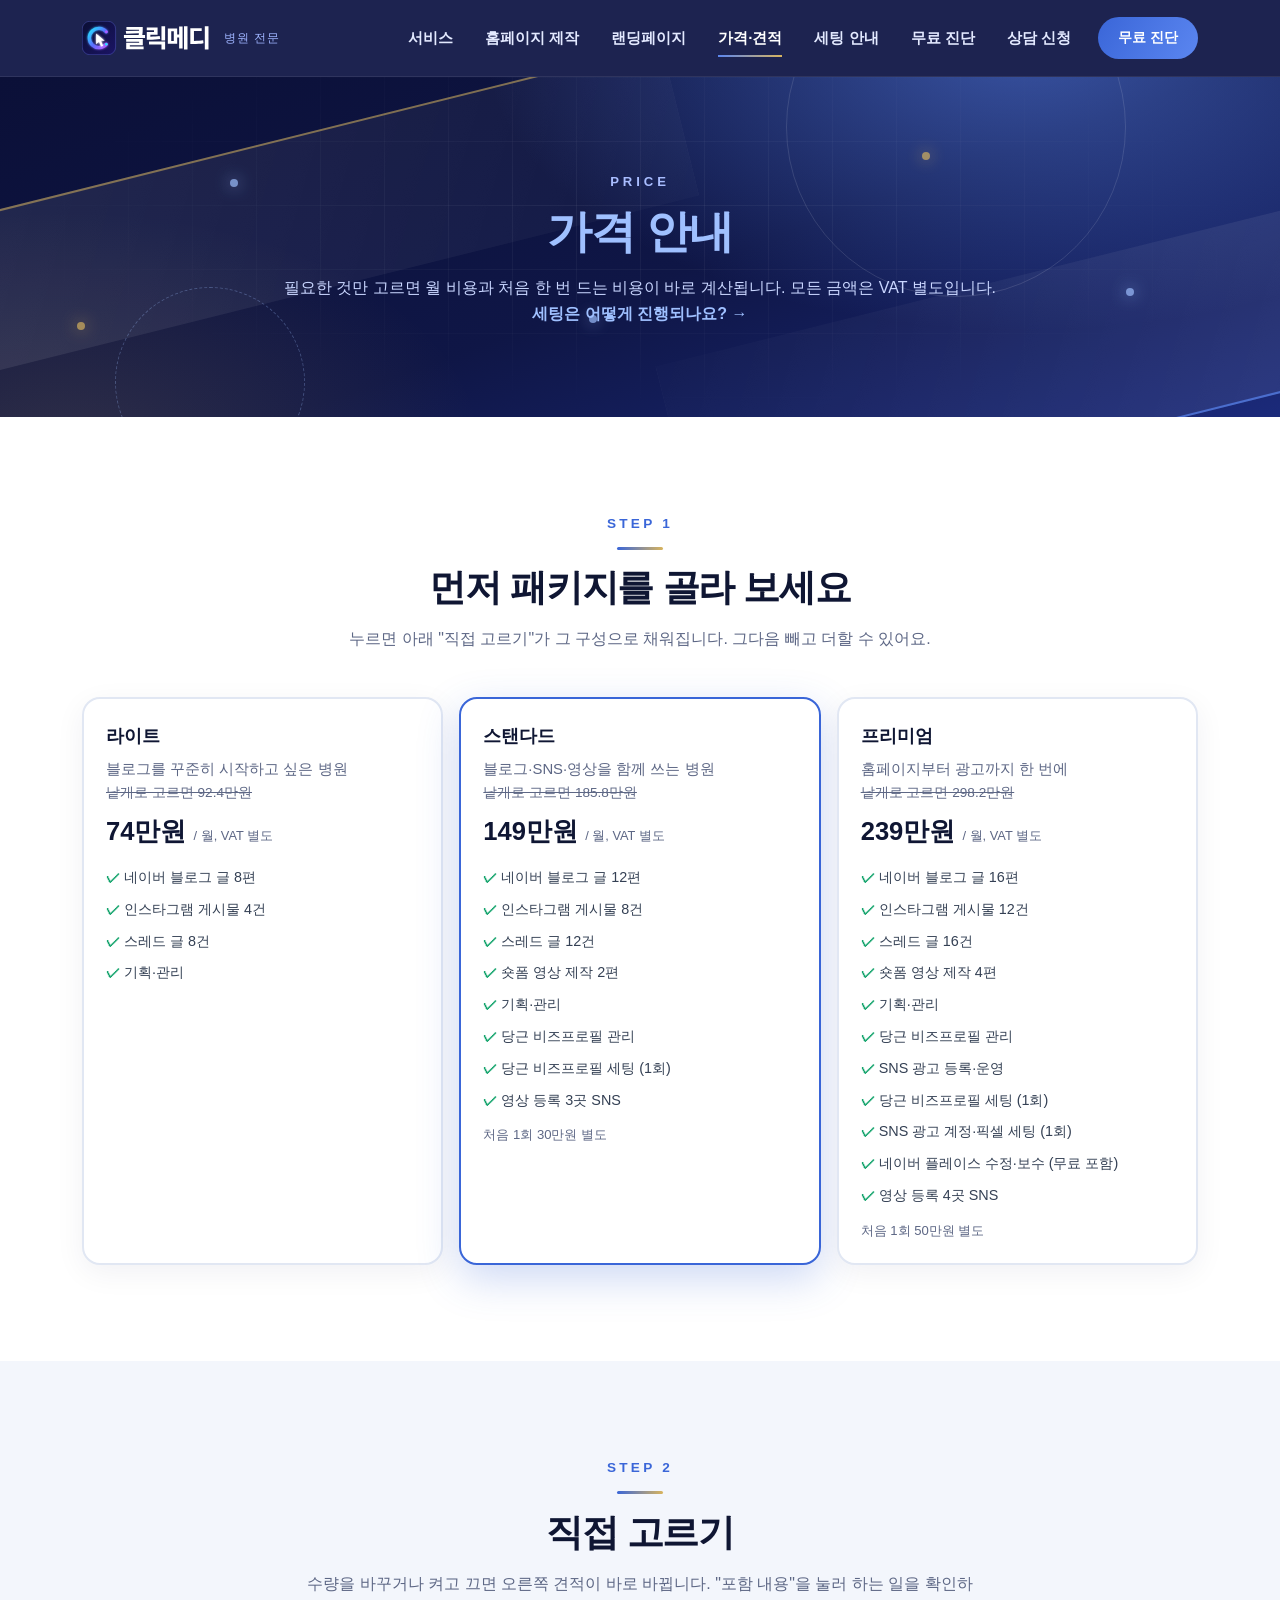
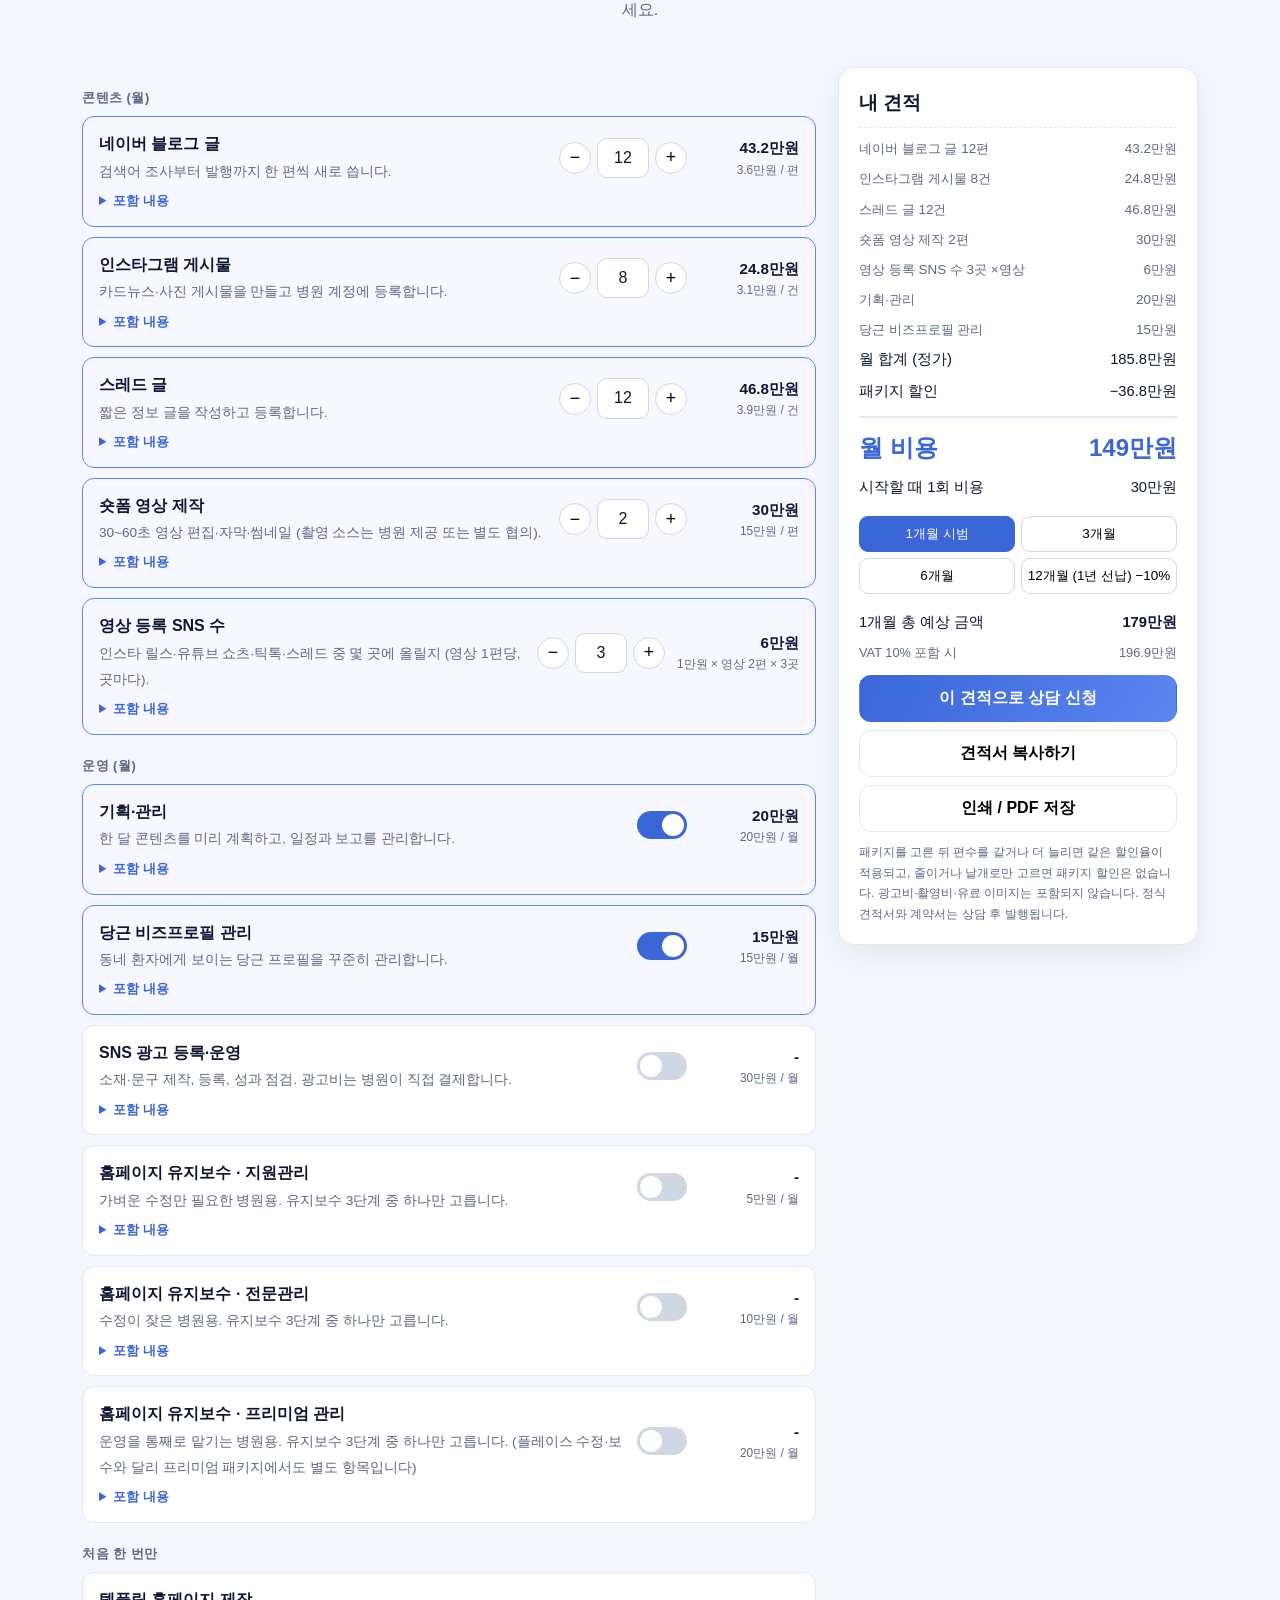
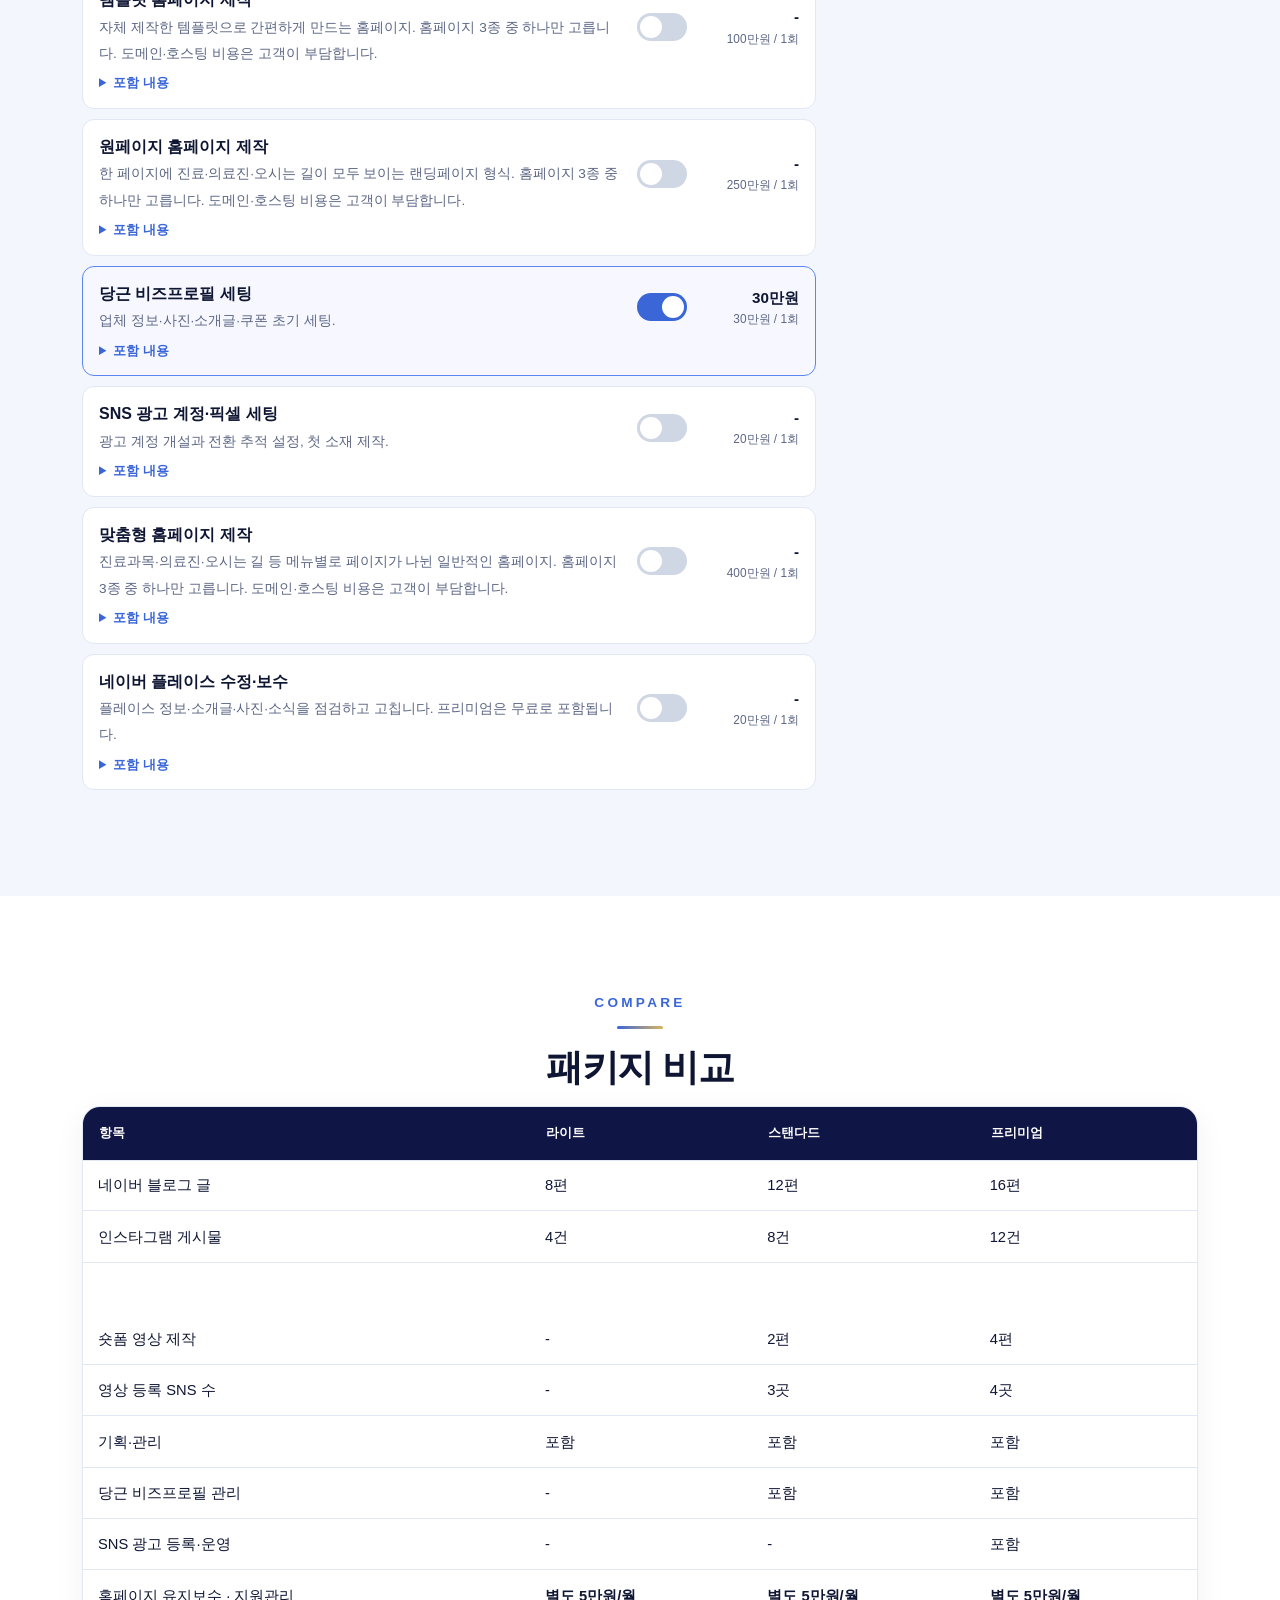
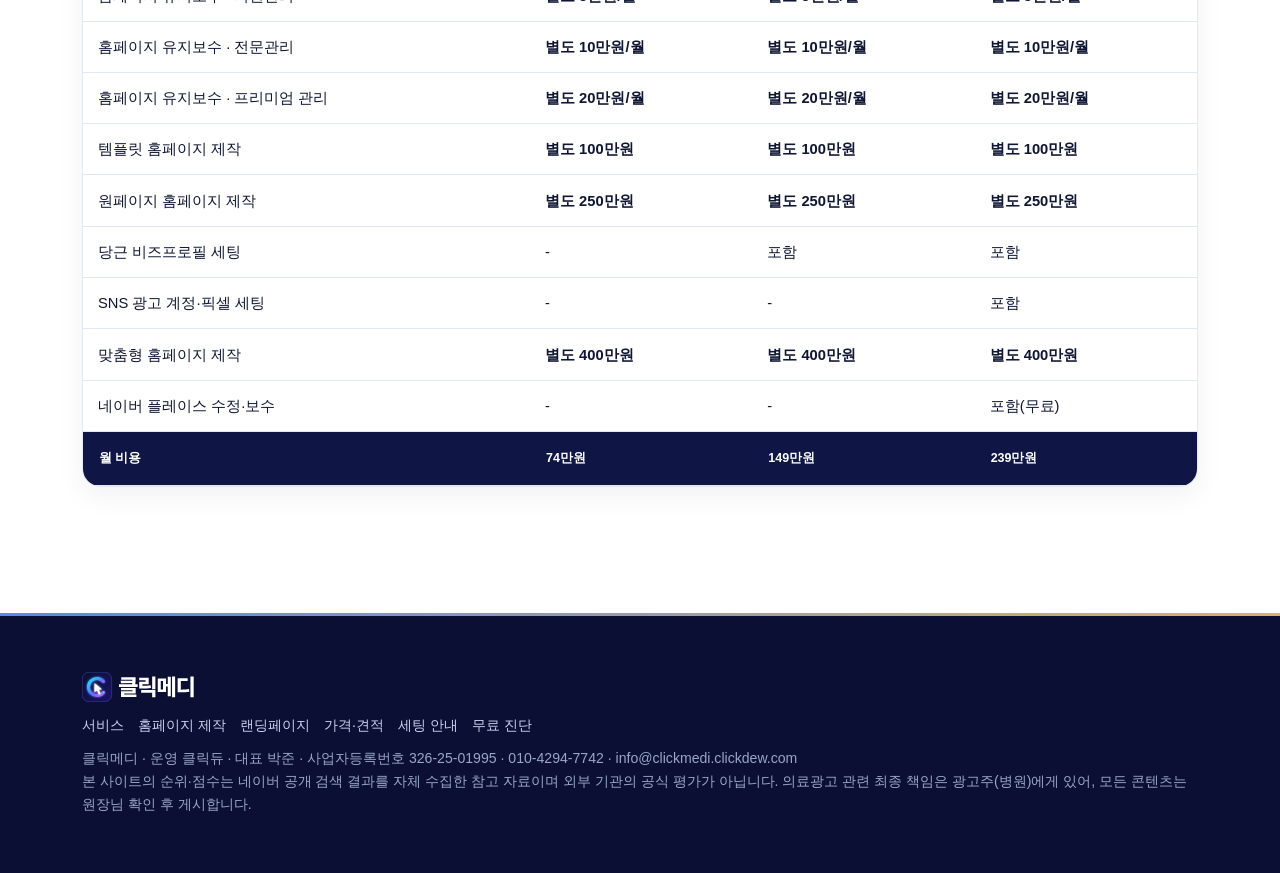
<file: price.html>
<!doctype html><html lang="ko"><head><meta charset="utf-8"><meta name="viewport" content="width=device-width,initial-scale=1">
<title>가격·견적 | 병원 마케팅 대행</title>
<link rel="stylesheet" href="assets/style.css"><script src="assets/config.js"></script>
<style>
.ph{background:var(--bg);padding:54px 0 30px;border-bottom:1px solid var(--line)}.ph h1{font-size:2.4em;line-height:1.3;margin:6px 0 10px;letter-spacing:-.03em}.ph h1 em{font-style:normal;color:var(--ac)}
.draft{background:#fff4d6;color:#7a5a00;text-align:center;padding:6px;font-size:.85em}
.tier{cursor:pointer;position:relative;border:2px solid var(--line);transition:.15s}.tier:hover{border-color:var(--ac2)}.tier.on{border-color:var(--ac);box-shadow:0 8px 26px rgba(43,51,176,.16)}
.badge{position:absolute;top:-11px;right:16px;background:var(--ok);color:#fff;font-size:.75em;padding:2px 11px;border-radius:10px}
.was{color:var(--mu);font-size:.85em;text-decoration:line-through;min-height:1.3em}
.lay{display:grid;grid-template-columns:1fr 360px;gap:22px;align-items:start}@media(max-width:900px){.lay{grid-template-columns:1fr}.side{position:static!important}}
.it{background:#fff;border:1px solid var(--line);border-radius:12px;padding:14px 16px;margin-bottom:10px}.it.on{border-color:var(--ac2);background:#f7f8ff}
.it .top{display:flex;gap:12px;align-items:center}.it .t{flex:1}.it .t b{display:block}.it .t span{color:var(--mu);font-size:.85em}
.it .pr{text-align:right;min-width:100px;font-weight:700;font-size:.95em}.it .pr small{display:block;color:var(--mu);font-weight:400;font-size:.78em}
@media(max-width:640px){.fab{display:none!important}.it .top{flex-wrap:wrap;row-gap:10px}.it .t{flex:1 1 100%}.it .t b{font-size:1.05em;margin-bottom:2px}.it .pr{min-width:0;margin-left:auto}.it{padding:14px}}
.it details{margin-top:6px}.it summary{cursor:pointer;color:var(--ac);font-size:.82em;font-weight:700}.it ul{margin:6px 0 0;padding:0;list-style:none;font-size:.86em}.it li{padding:2px 0 2px 16px;position:relative;color:#344054}.it li::before{content:"✓";position:absolute;left:0;color:var(--ok);font-weight:800}
.step{display:flex;align-items:center;gap:6px}.step button{width:32px;height:32px;border-radius:50%;border:1px solid #cfd6e4;background:#fff;cursor:pointer;font-size:1.1em}.step input{width:52px;text-align:center;padding:6px 0}
.tog{position:relative;width:50px;height:28px;background:#cfd6e4;border-radius:14px;cursor:pointer;flex:none;transition:.15s}.tog::after{content:"";position:absolute;top:3px;left:3px;width:22px;height:22px;border-radius:50%;background:#fff;transition:.15s}.tog.on{background:var(--ac)}.tog.on::after{left:25px}
.grp{font-size:.8em;color:var(--mu);font-weight:800;margin:20px 0 8px;letter-spacing:.04em}
.side{position:sticky;top:78px;background:#fff;border:1px solid var(--line);border-radius:16px;padding:20px;box-shadow:0 10px 30px rgba(16,24,40,.06)}
.side h3{margin:0 0 8px}.r{display:flex;justify-content:space-between;padding:4px 0;font-size:.92em}.r.big{font-size:1.5em;font-weight:800;color:var(--ac);border-top:2px solid var(--line);margin-top:8px;padding-top:10px}
.lines{max-height:210px;overflow:auto;border-top:1px dashed var(--line);margin-top:6px;padding-top:6px}.lines .r{font-size:.84em;color:var(--mu)}
.term{display:flex;gap:6px;margin:12px 0;flex-wrap:wrap}.term button{flex:1 1 45%;padding:8px 2px;border:1px solid #cfd6e4;background:#fff;border-radius:9px;cursor:pointer;font-size:.84em;font-family:inherit}.term button.on{background:var(--ac);border-color:var(--ac);color:#fff}
.side .btn{width:100%;justify-content:center;margin-top:8px}
</style><meta property="og:image" content="https://clickmedi.clickdew.com/assets/img/og.png"><meta property="og:image:width" content="1200"><meta property="og:image:height" content="630"><meta name="twitter:card" content="summary_large_image"><meta name="twitter:image" content="https://clickmedi.clickdew.com/assets/img/og.png"><link rel="icon" type="image/png" sizes="32x32" href="assets/img/favicon-32.png"><link rel="icon" type="image/png" sizes="48x48" href="assets/img/favicon-48.png"><link rel="apple-touch-icon" href="assets/img/apple-touch-icon.png"><meta name="theme-color" content="#0a0f33"></head><body>
<div class="draft" id="draft">가격은 초안입니다. 확정 전 내부 확인용입니다.</div>
<div class="ph"><div class="wrap"><div class="eyebrow">PRICE</div><h1><em>가격 안내</em></h1><p class="lead" style="margin:0">필요한 것만 고르면 월 비용과 처음 한 번 드는 비용이 바로 계산됩니다. 모든 금액은 VAT 별도입니다. <a href="setup.html" style="color:var(--ac);font-weight:700">세팅은 어떻게 진행되나요? →</a></p></div></div>

<div id="hban" style="display:none" class="wrap"></div>
<section class="s"><div class="wrap">
 <div class="eyebrow">STEP 1</div><h2 class="t">먼저 패키지를 골라 보세요</h2><p class="lead">누르면 아래 "직접 고르기"가 그 구성으로 채워집니다. 그다음 빼고 더할 수 있어요.</p>
 <div class="grid g3" id="tiers"></div>
</div></section>

<section class="s g"><div class="wrap">
 <div class="eyebrow">STEP 2</div><h2 class="t">직접 고르기</h2><p class="lead">수량을 바꾸거나 켜고 끄면 오른쪽 견적이 바로 바뀝니다. "포함 내용"을 눌러 하는 일을 확인하세요.</p>
 <div class="lay"><div id="items"></div>
 <aside class="side"><h3>내 견적</h3><div class="lines" id="lines"></div>
  <div class="r" style="margin-top:6px"><span>월 합계 (정가)</span><span id="m0"></span></div><div class="r"><span id="dl">할인</span><span id="m1"></span></div>
  <div class="r big"><span>월 비용</span><span id="m2"></span></div><div class="r"><span>시작할 때 1회 비용</span><span id="o1"></span></div>
  <div class="term" id="term"></div><div class="r"><span id="tl">총 예상 금액</span><b id="tot"></b></div><div class="r mu" style="font-size:.8em"><span>VAT 10% 포함 시</span><span id="tot2"></span></div>
  <button class="btn ac" id="go">이 견적으로 상담 신청</button><button class="btn" id="cp">견적서 복사하기</button><button class="btn" onclick="window.print()">인쇄 / PDF 저장</button>
  <p class="mu" style="font-size:.78em;margin:10px 0 0">패키지를 고른 뒤 편수를 같거나 더 늘리면 같은 할인율이 적용되고, 줄이거나 낱개로만 고르면 패키지 할인은 없습니다. 광고비·촬영비·유료 이미지는 포함되지 않습니다. 정식 견적서와 계약서는 상담 후 발행됩니다.</p></aside></div>
</div></section>

<section class="s"><div class="wrap"><div class="eyebrow">COMPARE</div><h2 class="t">패키지 비교</h2><table class="cmp" id="cmp"></table></div></section>
<div style="height:30px"></div>
<script>
HB.chrome("pub","price.html");
document.getElementById("draft").style.display=HB.DRAFT?"block":"none";
const st={q:{},term:1,tier:null};HB.ITEMS.forEach(i=>st.q[i.k]=0);
const $=id=>document.getElementById(id);
function tierReg(t){return HB.calc(HB.tierToQ(t),1)}
function renderTiers(){$("tiers").innerHTML=HB.TIERS.map(t=>{const c=HB.calc(HB.tierToQ(t),1);
 const lis=HB.ITEMS.filter(i=>(t.sel[i.k]||t.once[i.k])&&!i.mult).map(i=>{const q=t.sel[i.k]||1;return `<li>${i.name}${i.toggle?(i.once?(t.onceFree&&t.onceFree.includes(i.k)?" (무료 포함)":" (1회)"):""):" "+q+i.per}</li>`}).join("")+(t.sel.videoreg?`<li>영상 등록 ${t.sel.videoreg}곳 SNS</li>`:"");
 return `<div class="card tier ${st.tier===t.id?"on":""}" onclick="pick('${t.id}')">${t.badge?`<span class="badge">${t.badge}</span>`:""}<h3>${t.name}</h3><p>${t.tag}</p><div class="was">낱개로 고르면 ${HB.man(c.m0)}</div><div class="price">${HB.man(t.price)} <small>/ 월, VAT 별도</small></div><ul>${lis}</ul>${c.once>0?`<p style="margin-top:8px;font-size:.82em">처음 1회 ${HB.man(c.once)} 별도</p>`:""}</div>`}).join("")}
function pick(id){const t=HB.TIERS.find(x=>x.id===id);st.tier=id;st.q=HB.tierToQ(t);render()}
function setQ(k,v){const i=HB.byK(k);st.q[k]=Math.max(0,Math.min(i.max||1,v));if(k==="video"){if(!st.q.video)st.q.videoreg=0;else if(!st.q.videoreg)st.q.videoreg=1}render()}
function renderItems(){let g=-1;$("items").innerHTML=HB.ITEMS.map(i=>{let h="";if(i.cat!==g){g=i.cat;h=`<div class="grp">${HB.CATS[g]}</div>`}
 const q=st.q[i.k],on=q>0,line=HB.lineAmt(i,st.q);
 const ctl=i.toggle?`<div class="tog ${on?"on":""}" onclick="setQ('${i.k}',${on?0:1})"></div>`:`<div class="step"><button onclick="setQ('${i.k}',${q}-${i.step||1})">−</button><input value="${q}" onchange="setQ('${i.k}',+this.value||0)"><button onclick="setQ('${i.k}',${q}+${i.step||1})">+</button></div>`;
 const u=i.mult?`${HB.man(i.unit)} × 영상 ${st.q[i.mult]||0}편 × ${q}${i.per}`:`${HB.man(i.unit)} / ${i.per}`;
 return h+`<div class="it ${on?"on":""}"><div class="top"><div class="t"><b>${i.name}</b><span>${i.desc}</span></div>${ctl}<div class="pr">${on?HB.man(line):"-"}<small>${u}</small></div></div><details><summary>포함 내용</summary><ul>${i.inc.map(x=>`<li>${x}</li>`).join("")}</ul></details></div>`}).join("")}
function side(){const c=HB.calc(st.q,st.term,st.tier);
 $("lines").innerHTML=c.lines.map(l=>`<div class="r"><span>${l.name}${l.qty?" "+l.qty:""}${l.mult?" ×영상":""}</span><span>${l.once?"1회 ":""}${HB.man(l.amount)}</span></div>`).join("")||`<div class="r"><span>항목을 골라 주세요</span></div>`;
 $("m0").textContent=HB.man(c.m0);const d=c.pkgDisc+c.termDisc;$("dl").textContent=c.tier?("패키지 할인"+(c.termRate?` + ${c.termName} 약정`:"")):(c.termRate?`${c.termName} 약정 ${c.termRate*100}%`:"할인 없음");$("m1").textContent=d?"−"+HB.man(d):"-";
 $("m2").textContent=HB.man(c.monthly);$("o1").textContent=c.once?HB.man(c.once):"없음";
 $("term").innerHTML=HB.TERMS.map(t=>`<button class="${st.term===t[0]?"on":""}" onclick="st.term=${t[0]};render()">${t[1]}${t[2]?` −${t[2]*100}%`:""}</button>`).join("");
 $("tl").textContent=`${c.months}개월 총 예상 금액`;$("tot").textContent=HB.man(c.supply);$("tot2").textContent=HB.man(c.total);window._c=c}
function text(){const c=window._c;return `[병원 마케팅 대행 견적]\n${window._hosp?"병원: "+window._hosp.name+" ("+window._hosp.city+" "+window._hosp.dong+" "+window._hosp.dept+")\n":""}${c.tier?"패키지: "+c.tier.name+"\n":""}${c.lines.map(l=>`- ${l.name}${l.qty?" "+l.qty:""}${l.mult?" (영상 1편당)":""}: ${l.once?"1회 ":"월 "}${HB.man(l.amount)}`).join("\n")}\n\n월 비용: ${HB.man(c.monthly)} (VAT 별도, ${c.termName})\n시작 1회 비용: ${HB.man(c.once)}\n${c.months}개월 총 예상: ${HB.man(c.supply)} (VAT 포함 ${HB.man(c.total)})\n※ 광고비·촬영비·유료 이미지 별도`}
function renderCmp(){$("cmp").innerHTML=`<tr><th>항목</th>${HB.TIERS.map(t=>`<th>${t.name}</th>`).join("")}</tr>`+HB.ITEMS.map(i=>`<tr><td>${i.name}</td>${HB.TIERS.map(t=>{const q=t.sel[i.k]||t.once[i.k]||0;return `<td>${q?(i.toggle?(t.onceFree&&t.onceFree.includes(i.k)?"포함(무료)":"포함"):q+i.per):(["hptpl","landing","homepage","hpcare1","hpcare2","hpcare"].includes(i.k)?`<b>별도 ${HB.man(i.unit)}${i.per==="월"?"/월":""}</b>`:"-")}</td>`}).join("")}</tr>`).join("")+`<tr><th>월 비용</th>${HB.TIERS.map(t=>`<th>${HB.man(t.price)}</th>`).join("")}</tr>`}
function render(){renderTiers();renderItems();side()}
$("cp").onclick=()=>HB.copy(text(),"견적서를 복사했어요");
$("go").onclick=()=>{sessionStorage.setItem("hb_quote_text",text());location.href="index.html#contact"};
renderCmp();pick("std");
(async()=>{const hid=new URLSearchParams(location.search).get("h");if(!hid)return;try{const D=await (await fetch("data/hospitals.json")).json();const h=D.hospitals.find(x=>x.id===hid);if(!h)return;const peers=D.hospitals.filter(x=>x.dept===h.dept&&x.city===h.city);const rank=peers.filter(x=>x.score.total>h.score.total).length+1;
 window._hosp=h;const b=$("hban");b.style.display="block";b.innerHTML=`<div class="card" style="margin-top:22px;border-left:5px solid var(--ac)"><div class="tag">${HB.esc(h.city)} ${HB.esc(h.dong)} · ${HB.esc(h.dept)}</div><h3 style="margin:6px 0 2px;font-size:1.3em">${HB.esc(h.name)} 원장님을 위한 견적</h3><p style="margin:0">우리 병원 노출점수 <b>${h.score.total}점</b> (${HB.esc(h.city)} ${HB.esc(h.dept)} ${peers.length}곳 중 ${rank}위). 아래에서 필요한 것만 골라 월 비용을 바로 확인하세요. <a href="diagnose.html?id=${h.id}" style="color:var(--ac);font-weight:700">진단 자세히 보기 →</a></p></div>`}catch(e){}})();
</script></body></html>
</file>
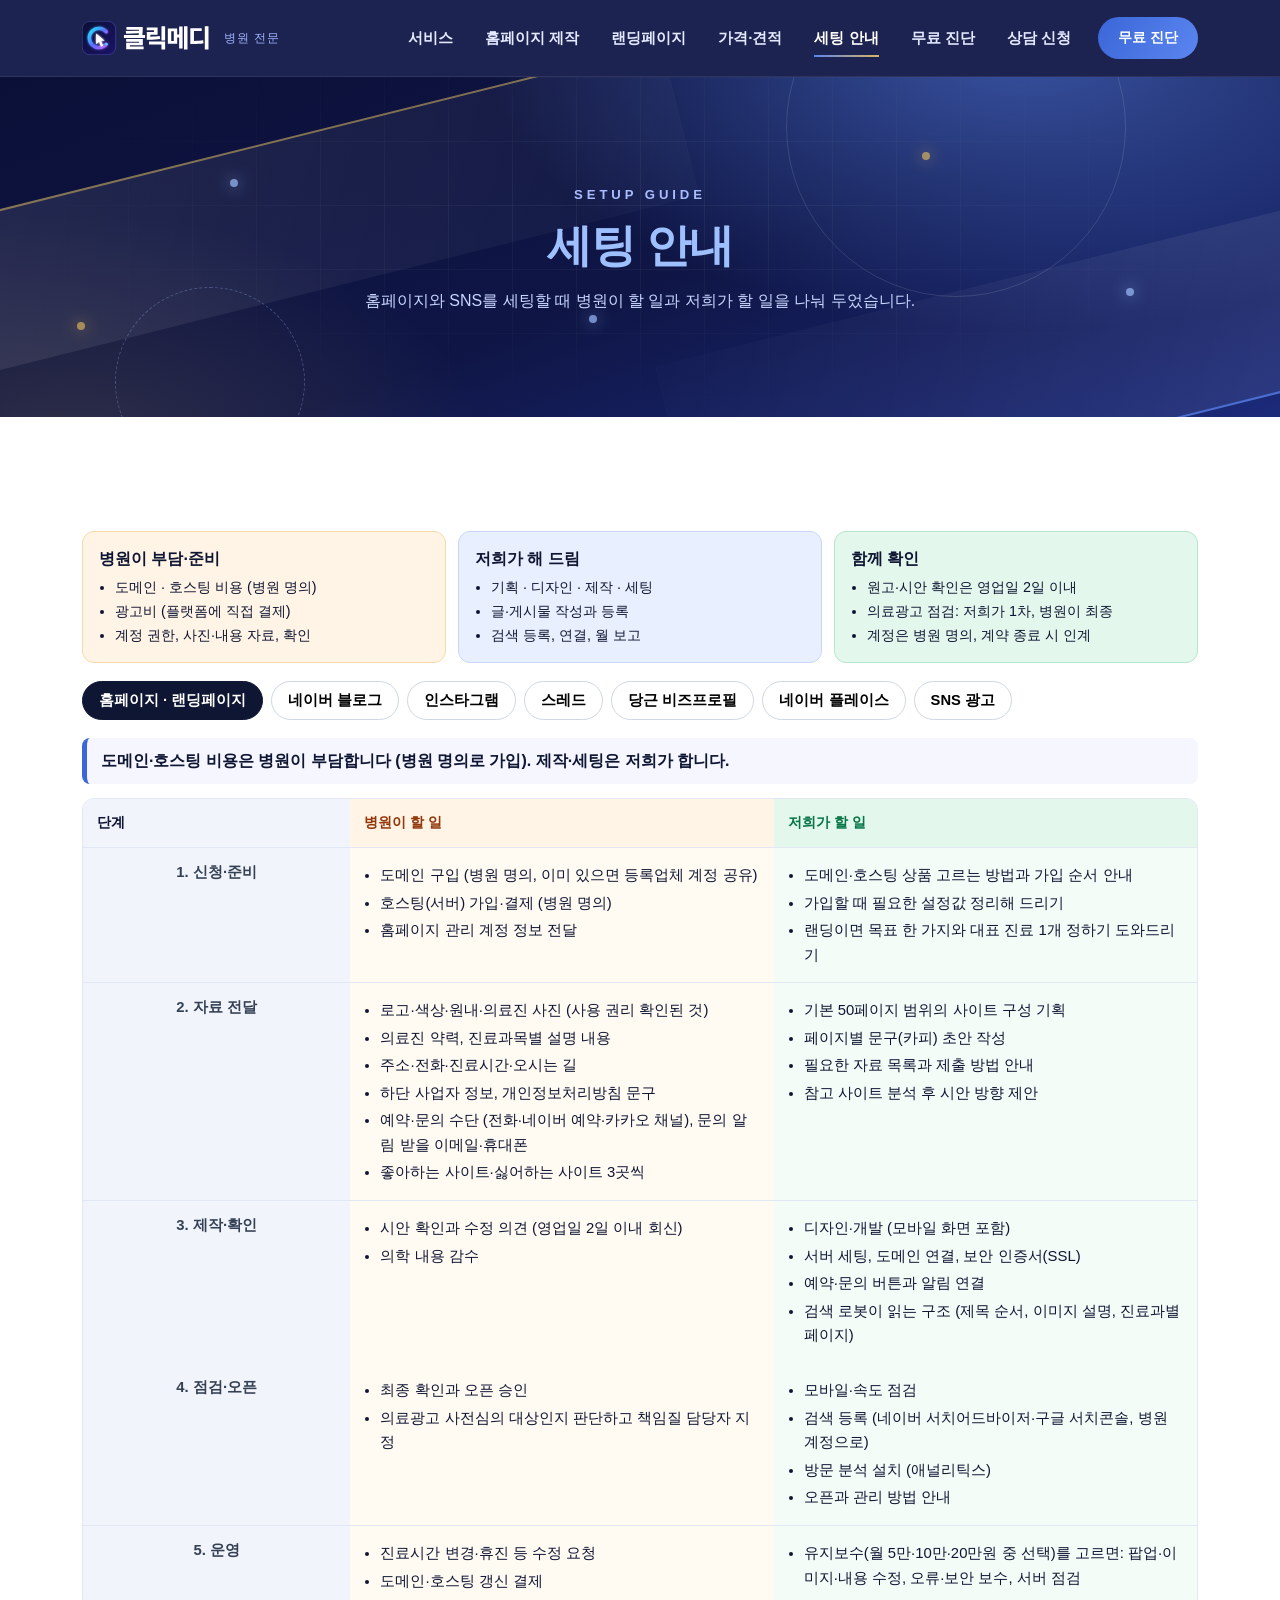
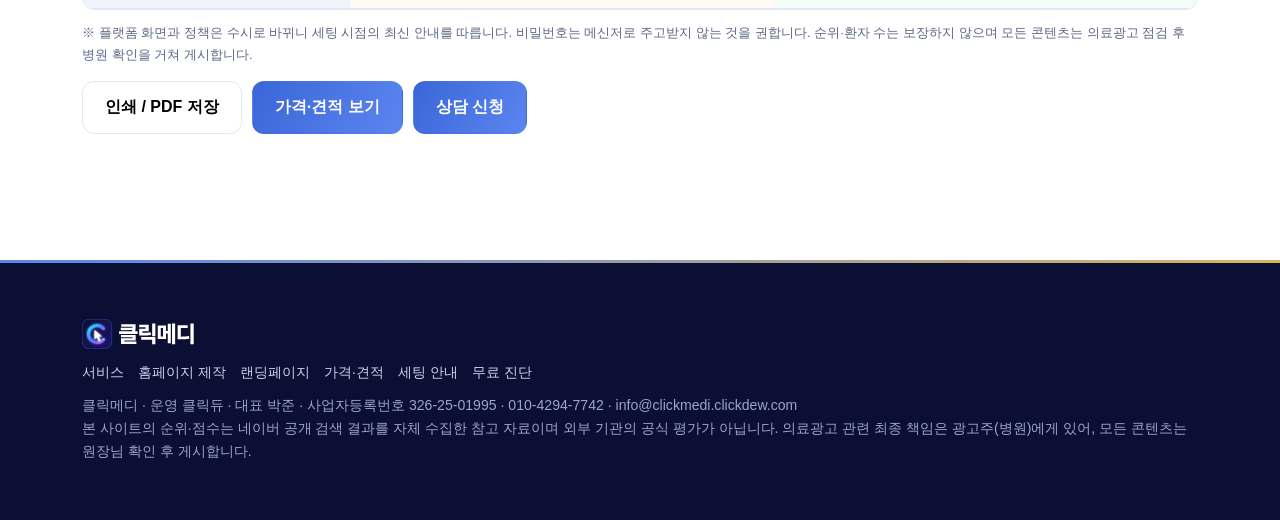
<file: setup.html>
<!doctype html><html lang="ko"><head><meta charset="utf-8"><meta name="viewport" content="width=device-width,initial-scale=1">
<title>세팅 안내 | 병원 마케팅 대행</title><link rel="stylesheet" href="assets/style.css"><script src="assets/config.js"></script>
<style>
.ph{background:var(--bg);padding:50px 0 28px;border-bottom:1px solid var(--line)}.ph h1{font-size:2.3em;line-height:1.3;margin:6px 0 8px;letter-spacing:-.03em}.ph h1 em{font-style:normal;color:var(--ac)}
.chips{display:flex;gap:8px;flex-wrap:wrap;margin:6px 0 18px}.chips button{padding:9px 16px;border:1px solid #cfd6e4;background:#fff;border-radius:22px;font-weight:700;cursor:pointer;font-family:inherit;font-size:.92em}.chips button.on{background:var(--ink);border-color:var(--ink);color:#fff}
.who{display:grid;grid-template-columns:repeat(auto-fit,minmax(230px,1fr));gap:12px;margin:18px 0}.who>div{border-radius:12px;padding:14px 16px}
.who .a{background:#fff4e5;border:1px solid #f5d9a6}.who .b{background:#e8f0ff;border:1px solid #c7d7ff}.who .c{background:#e3f7ec;border:1px solid #b6e6cb}.who b{display:block;margin-bottom:4px}.who ul{margin:0;padding-left:16px;font-size:.9em}
.cost{background:#f5f6ff;border-left:5px solid var(--ac);border-radius:8px;padding:10px 14px;margin:0 0 14px;font-weight:600}
table.rl{width:100%;border-collapse:separate;border-spacing:0;border:1px solid var(--line);border-radius:12px;overflow:hidden;background:#fff}
table.rl th,table.rl td{padding:12px 14px;vertical-align:top;border-bottom:1px solid var(--line);font-size:.93em}
table.rl th.p{width:120px;background:#f2f4fb;font-weight:800;color:#344054}
table.rl thead th{font-size:.9em;text-align:left}table.rl thead th.y{background:#fff4e5;color:#93370d;width:38%}table.rl thead th.w{background:#e3f7ec;color:#067647;width:38%}table.rl thead th.e{background:#f2f4fb}
table.rl td.y{background:#fffaf2}table.rl td.w{background:#f4fcf8}
table.rl ul{margin:0;padding-left:16px}table.rl li{margin:3px 0}
@media(max-width:800px){table.rl th.p{width:70px}}
@media print{.hd,.ft,.sticky,.chips,.no-print{display:none!important}.ph{padding:10px 0}table.rl{page-break-inside:auto}tr{page-break-inside:avoid}}
</style><meta property="og:image" content="https://clickmedi.clickdew.com/assets/img/og.png"><meta property="og:image:width" content="1200"><meta property="og:image:height" content="630"><meta name="twitter:card" content="summary_large_image"><meta name="twitter:image" content="https://clickmedi.clickdew.com/assets/img/og.png"><link rel="icon" type="image/png" sizes="32x32" href="assets/img/favicon-32.png"><link rel="icon" type="image/png" sizes="48x48" href="assets/img/favicon-48.png"><link rel="apple-touch-icon" href="assets/img/apple-touch-icon.png"><meta name="theme-color" content="#0a0f33"></head><body>
<div class="ph"><div class="wrap"><div class="eyebrow">SETUP GUIDE</div><h1><em>세팅 안내</em></h1><p class="lead" style="margin:0">홈페이지와 SNS를 세팅할 때 병원이 할 일과 저희가 할 일을 나눠 두었습니다.</p></div></div>
<section class="s"><div class="wrap">
 <div class="who"><div class="a"><b>병원이 부담·준비</b><ul><li>도메인 · 호스팅 비용 (병원 명의)</li><li>광고비 (플랫폼에 직접 결제)</li><li>계정 권한, 사진·내용 자료, 확인</li></ul></div><div class="b"><b>저희가 해 드림</b><ul><li>기획 · 디자인 · 제작 · 세팅</li><li>글·게시물 작성과 등록</li><li>검색 등록, 연결, 월 보고</li></ul></div><div class="c"><b>함께 확인</b><ul><li>원고·시안 확인은 영업일 2일 이내</li><li>의료광고 점검: 저희가 1차, 병원이 최종</li><li>계정은 병원 명의, 계약 종료 시 인계</li></ul></div></div>
 <div class="chips no-print" id="chips"></div>
 <div class="cost" id="cost"></div>
 <table class="rl"><thead><tr><th class="e">단계</th><th class="y">병원이 할 일</th><th class="w">저희가 할 일</th></tr></thead><tbody id="rows"></tbody></table>
 <p class="mu" style="font-size:.82em;margin-top:12px">※ 플랫폼 화면과 정책은 수시로 바뀌니 세팅 시점의 최신 안내를 따릅니다. 비밀번호는 메신저로 주고받지 않는 것을 권합니다. 순위·환자 수는 보장하지 않으며 모든 콘텐츠는 의료광고 점검 후 병원 확인을 거쳐 게시합니다.</p>
 <div class="no-print" style="display:flex;gap:10px;margin-top:16px;flex-wrap:wrap"><button class="btn" onclick="window.print()">인쇄 / PDF 저장</button><a class="btn dark" href="price.html">가격·견적 보기</a><a class="btn ac" href="index.html#contact">상담 신청</a></div>
</div></section>
<div style="height:30px"></div>
<script>
HB.chrome("pub","setup.html");
const R=HB.ROLES,$=id=>document.getElementById(id),esc=HB.esc;let cur=localStorage.getItem("hb_role")||"web";if(!R.find(r=>r.k===cur))cur="web";
function render(){$("chips").innerHTML=R.map(r=>`<button class="${r.k===cur?"on":""}" onclick="cur='${r.k}';localStorage.setItem('hb_role',cur);render()">${esc(r.ch)}</button>`).join("");
 const r=R.find(x=>x.k===cur);$("cost").textContent=r.cost;
 $("rows").innerHTML=r.phases.map(p=>`<tr><th class="p">${esc(p.p)}</th><td class="y"><ul>${p.you.map(x=>`<li>${esc(x)}</li>`).join("")}</ul></td><td class="w"><ul>${p.we.map(x=>`<li>${esc(x)}</li>`).join("")}</ul></td></tr>`).join("")}
const q=new URLSearchParams(location.search).get("ch");if(q&&R.find(r=>r.k===q))cur=q;
render();
</script></body></html>
</file>
<file: assets/style.css>
:root{--ink:#0b1220;--ink2:#1c2740;--mu:#667085;--line:#e4e8f0;--bg:#f6f8fc;--card:#fff;--ac:#2b33b0;--ac2:#4f5bff;--ok:#12a36b;--warn:#b54708;--r:14px}
*{box-sizing:border-box}
html{scroll-behavior:smooth}
body{margin:0;background:#fff;color:var(--ink);font:16px/1.65 "Pretendard",-apple-system,"Apple SD Gothic Neo","Malgun Gothic",sans-serif;-webkit-font-smoothing:antialiased}
a{color:inherit;text-decoration:none}
.wrap{max-width:1160px;margin:0 auto;padding:0 22px}
/* header */
.hd{position:sticky;top:0;z-index:50;background:rgba(255,255,255,.92);backdrop-filter:blur(10px);border-bottom:1px solid var(--line)}
.hd .wrap{display:flex;align-items:center;gap:26px;height:64px}
.logo{font-weight:900;font-size:1.25em;letter-spacing:-.02em;color:var(--ac)}
.logo small{font-weight:500;color:var(--mu);font-size:.6em;margin-left:6px}
.nav{display:flex;gap:6px;flex:1}
.nav a{padding:8px 13px;border-radius:9px;font-weight:600;font-size:.95em;color:#344054}
.nav a:hover,.nav a.on{background:#eef0ff;color:var(--ac)}
.btn{white-space:nowrap;display:inline-flex;align-items:center;gap:6px;padding:12px 22px;border-radius:11px;font-weight:700;border:1px solid var(--line);background:#fff;cursor:pointer;font-size:1em;font-family:inherit}
.btn.dark{background:var(--ink);color:#fff;border-color:var(--ink)}
.btn.ac{background:var(--ac);color:#fff;border-color:var(--ac)}
.btn.ghost{background:transparent;color:#fff;border-color:rgba(255,255,255,.4)}
.btn.sm{padding:7px 13px;font-size:.88em;border-radius:9px}
.btn:hover{filter:brightness(1.07)}
/* hero */
.hero{background:radial-gradient(1200px 500px at 70% -10%,#3b44d6 0,transparent 60%),linear-gradient(160deg,#0b1220,#141c3a 60%,#1b2a6b);color:#fff;padding:84px 0 70px;position:relative;overflow:hidden}
.pill{display:inline-block;padding:6px 14px;border:1px solid rgba(255,255,255,.25);border-radius:20px;font-size:.85em;color:#cfd6ff;background:rgba(255,255,255,.06)}
.hero h1{font-size:3em;line-height:1.25;margin:18px 0 14px;letter-spacing:-.03em}
.hero h1 em{font-style:normal;color:#9fb0ff}
.hero p{color:#c9d1ee;font-size:1.1em;max-width:620px}
.hero .cta{display:flex;gap:12px;margin-top:26px;flex-wrap:wrap}
.stats{display:flex;gap:44px;margin-top:44px;flex-wrap:wrap}
.stats b{display:block;font-size:2.1em;letter-spacing:-.02em}.stats span{color:#b5bfe6;font-size:.88em}
.note-d{color:#8f9bd1;font-size:.8em;margin-top:10px}
/* sections */
section.s{padding:72px 0}section.s.g{background:var(--bg)}
.eyebrow{color:var(--ac);font-weight:800;font-size:.85em;letter-spacing:.04em}
h2.t{font-size:2em;line-height:1.3;margin:6px 0 10px;letter-spacing:-.03em}
.lead{color:var(--mu);max-width:680px;margin:0 0 28px}
.grid{display:grid;gap:16px}.g2{grid-template-columns:repeat(auto-fit,minmax(320px,1fr))}.g3{grid-template-columns:repeat(auto-fit,minmax(260px,1fr))}.g4{grid-template-columns:repeat(auto-fit,minmax(210px,1fr))}
.card{background:var(--card);border:1px solid var(--line);border-radius:var(--r);padding:22px}
.card h3{margin:0 0 6px;font-size:1.15em}.card p{margin:0;color:var(--mu);font-size:.93em}
.card .ic{font-size:1.6em;margin-bottom:8px}
.card ul{margin:10px 0 0;padding:0;list-style:none;font-size:.9em}.card li{padding:4px 0 4px 18px;position:relative;color:#344054}
.card li::before{content:"✓";position:absolute;left:0;color:var(--ok);font-weight:800}
.tag{display:inline-block;background:#eef0ff;color:var(--ac);font-weight:700;font-size:.75em;padding:2px 9px;border-radius:10px}
.price{font-size:1.6em;font-weight:800;color:var(--ink);margin:6px 0}
.price small{font-size:.5em;color:var(--mu);font-weight:500}
.cmp{width:100%;border-collapse:collapse;font-size:.92em;background:#fff;border:1px solid var(--line);border-radius:var(--r);overflow:hidden}
.cmp th,.cmp td{padding:13px 15px;border-bottom:1px solid var(--line);text-align:left;vertical-align:top}
.cmp th{background:#f2f4fb;font-size:.85em;color:#475467}
.cmp td.bad{color:#b42318}.cmp td.good{color:#067647;font-weight:600}
.faq details{background:#fff;border:1px solid var(--line);border-radius:12px;padding:14px 18px;margin-bottom:10px}
.faq summary{font-weight:700;cursor:pointer}.faq p{color:var(--mu);margin:8px 0 0}
/* footer + sticky bar */
.ft{background:#0b1220;color:#9aa6c7;padding:40px 0;font-size:.88em}.ft a{color:#c9d1ee;margin-right:14px}
.sticky{position:fixed;left:0;right:0;bottom:0;z-index:40;background:#fff;border-top:1px solid var(--line);box-shadow:0 -6px 24px rgba(16,24,40,.08)}
.sticky .wrap{display:flex;align-items:center;gap:18px;padding-top:12px;padding-bottom:12px}
.sticky b{display:block}.sticky span{color:var(--mu);font-size:.85em}.sticky .btn{margin-left:auto;white-space:nowrap}
@media(max-width:800px){.hero h1{font-size:2.1em}.nav{display:none}.sticky span{display:none}.stats{gap:24px}}
/* inputs */
input,select,textarea{font:inherit;padding:10px 12px;border:1px solid #cfd6e4;border-radius:10px;background:#fff;color:var(--ink);width:100%}
textarea{min-height:84px;resize:vertical}label{font-weight:700;font-size:.86em;color:#344054;display:block;margin:10px 0 4px}
.row2{display:grid;grid-template-columns:1fr 1fr;gap:12px}.row3{display:grid;grid-template-columns:repeat(3,1fr);gap:12px}
@media(max-width:700px){.row2,.row3{grid-template-columns:1fr}}
.chip{display:inline-block;padding:2px 9px;border-radius:10px;font-size:.78em;margin:2px 3px 2px 0;white-space:nowrap}
.chip.on{background:#dcfae6;color:#067647}.chip.off{background:#f2f4f7;color:#98a2b3;text-decoration:line-through}
svg text{fill:#344054;font-size:12px}
.mu{color:var(--mu)}.ok{color:var(--ok)}
.toast{position:fixed;left:50%;bottom:90px;transform:translateX(-50%);background:#101828;color:#fff;padding:10px 20px;border-radius:10px;z-index:99;opacity:0;transition:.25s;pointer-events:none}.toast.show{opacity:1}

/* =========================================================
   공개 사이트 전용 테마 (body.pub): 네이비 + 블루 + 골드, 모션 그래픽
   내부 도구(관리자·현장)에는 적용되지 않습니다.
   ========================================================= */
body.pub{--ink:#0f1633;--ac:#3a66d8;--ac2:#5b86f0;--bg:#f3f6fc;--navy:#0f1646;--navy2:#1b2a7a;--gold:#d8b45e;--mu:#5d6785;--line:#e1e7f3;overflow-x:hidden}
/* 진행 막대 */
.prog{position:fixed;top:0;left:0;height:3px;width:100%;transform-origin:0 0;transform:scaleX(0);background:linear-gradient(90deg,var(--ac2),var(--gold));z-index:200}
/* 헤더 */
body.pub .hd{background:rgba(15,22,70,.94);border-bottom:1px solid rgba(255,255,255,.08);backdrop-filter:blur(12px);transition:.3s}
body.pub .hd .wrap{height:76px;transition:.3s}
body.pub .hd.sm .wrap{height:60px}body.pub .hd.sm{box-shadow:0 6px 26px rgba(8,12,40,.35)}
body.pub .logo{color:#fff;font-size:1.3em;display:flex;align-items:baseline}
body.pub .logo small{color:#9fb4ff;letter-spacing:.06em}
body.pub .nav{justify-content:flex-end;align-items:center;gap:2px}
body.pub .nav>a:not(.btn),body.pub .nav .dd1>a{color:#e3e9ff;position:relative;padding:10px 15px;border-radius:0;background:none!important;font-weight:600}
body.pub .nav>a:not(.btn)::after,body.pub .nav .dd1>a::after{content:"";position:absolute;left:15px;right:15px;bottom:4px;height:2px;background:linear-gradient(90deg,var(--ac2),var(--gold));transform:scaleX(0);transform-origin:left;transition:transform .35s}
body.pub .nav>a:not(.btn):hover::after,body.pub .nav>a:not(.btn).on::after,body.pub .nav .dd1:hover>a::after,body.pub .nav .dd1>a.on::after{transform:scaleX(1)}
body.pub .nav>a:hover,body.pub .nav>a.on,body.pub .nav .dd1>a.on,body.pub .nav .dd1:hover>a{color:#fff}
body.pub .nav .btn.dark{background:linear-gradient(120deg,var(--ac),var(--ac2));border:0;color:#fff;margin-left:10px;border-radius:30px;padding:9px 20px}

.dd1{position:relative}
.dd1 .sub{position:absolute;left:50%;top:100%;min-width:170px;transform:translate(-50%,12px);opacity:0;visibility:hidden;transition:.25s;background:#fff;border-radius:12px;padding:8px;box-shadow:0 18px 40px rgba(8,12,40,.28)}
.dd1:hover .sub{opacity:1;visibility:visible;transform:translate(-50%,0)}
.dd1 .sub a{display:block;padding:10px 14px;border-radius:8px;color:#24305f;font-weight:600;font-size:.92em}.dd1 .sub a:hover{background:#eef3ff;color:var(--ac)}
.hbg{display:none;margin-left:auto;background:none;border:0;width:42px;height:42px;cursor:pointer;position:relative}
.hbg i,.hbg i::before,.hbg i::after{content:"";position:absolute;left:9px;right:9px;height:2px;background:#fff;transition:.3s}.hbg i{top:20px}.hbg i::before{left:0;right:0;top:-7px}.hbg i::after{left:0;right:0;top:7px}
@media(max-width:900px){
 .hbg{display:block}
 body.pub .nav{position:fixed;left:0;right:0;top:76px;display:none;flex-direction:column;align-items:stretch;background:var(--navy);padding:10px 20px 20px;max-height:calc(100vh - 76px);overflow:auto}
 body.pub .nav.open{display:flex}
 body.pub .nav>a:not(.btn),body.pub .nav .dd1>a{display:block;padding:13px 4px;border-bottom:1px solid rgba(255,255,255,.08)}
 .dd1 .sub{position:static;opacity:1;visibility:visible;transform:none;background:transparent;box-shadow:none;padding:0 0 6px 14px}.dd1 .sub a{color:#b9c6ff}
 body.pub .nav .btn.dark{margin:12px 0 0;text-align:center;justify-content:center}
 body.pub .hd.sm .wrap,body.pub .hd .wrap{height:64px}
}
/* 히어로 공통: 네이비 + 움직이는 도형 */
body.pub .hero,body.pub .ph,body.pub .hhero,body.pub #seo,body.pub .cta2{position:relative;overflow:hidden;isolation:isolate;color:#fff;
 background:radial-gradient(900px 480px at 80% -10%,rgba(91,134,240,.55),transparent 60%),radial-gradient(700px 400px at 5% 110%,rgba(216,180,94,.16),transparent 60%),linear-gradient(160deg,#0b1038,var(--navy) 55%,var(--navy2))}
body.pub .ph,body.pub .hhero{text-align:center;padding:92px 0 64px;border:0;min-height:340px;display:flex;align-items:center}
body.pub .ph>.wrap,body.pub .hhero>.wrap{width:100%}
body.pub .hhero{padding-bottom:0;align-items:flex-end;min-height:420px}
body.pub .ph .eyebrow,body.pub .hhero .eyebrow{color:#a9bdff;letter-spacing:.3em;font-size:.82em}
body.pub .ph h1,body.pub .hhero h1{color:#fff;font-size:2.8em;line-height:1.3;margin:10px 0 14px}
body.pub .ph h1 em{color:#9fc0ff}
body.pub .ph .lead,body.pub .ph p,body.pub .hhero p{color:#c9d6ff;margin-left:auto;margin-right:auto}
body.pub .ph a{color:#9fc0ff!important}
body.pub .ph .sr{margin:0 auto}
body.pub .ph .sr input{border:0;box-shadow:0 14px 40px rgba(5,8,34,.45)}
body.pub .dd{text-align:left;color:var(--ink)}
.shapes{position:absolute;inset:0;z-index:-1;pointer-events:none;overflow:hidden;will-change:transform}
.shapes i{position:absolute;display:block}
.shapes .slab{width:62%;height:46%;left:-8%;top:18%;background:linear-gradient(120deg,rgba(255,255,255,.10),rgba(255,255,255,.02));border-top:2px solid rgba(216,180,94,.55);transform:rotate(-14deg);animation:slab 14s ease-in-out infinite alternate}
.shapes .slab2{width:58%;height:52%;right:-10%;bottom:-10%;background:linear-gradient(300deg,rgba(255,255,255,.09),rgba(255,255,255,.01));border-bottom:2px solid rgba(91,134,240,.7);transform:rotate(-14deg);animation:slab 17s ease-in-out -5s infinite alternate-reverse}
.shapes .ring{width:340px;height:340px;border:1px solid rgba(255,255,255,.12);border-radius:50%;right:12%;top:-120px;animation:spin 40s linear infinite}
.shapes .ring::after{content:"";position:absolute;left:50%;top:-6px;width:12px;height:12px;border-radius:50%;background:var(--gold);box-shadow:0 0 18px var(--gold)}
.shapes .ring2{width:190px;height:190px;border:1px dashed rgba(159,192,255,.3);border-radius:50%;left:9%;bottom:-60px;animation:spin 28s linear infinite reverse}
.shapes .dot{width:8px;height:8px;border-radius:50%;background:#9fc0ff;box-shadow:0 0 16px #9fc0ff;opacity:.7;animation:drift 9s ease-in-out infinite}
.shapes .d1{left:18%;top:30%}.shapes .d2{left:72%;top:22%;animation-delay:-3s;background:var(--gold);box-shadow:0 0 16px var(--gold)}.shapes .d3{left:46%;top:70%;animation-delay:-6s}.shapes .d4{left:88%;top:62%;animation-delay:-2s}.shapes .d5{left:6%;top:72%;animation-delay:-5s;background:var(--gold);box-shadow:0 0 16px var(--gold)}
.shapes .grid2{inset:0;background-image:linear-gradient(rgba(255,255,255,.05) 1px,transparent 1px),linear-gradient(90deg,rgba(255,255,255,.05) 1px,transparent 1px);background-size:64px 64px;-webkit-mask-image:radial-gradient(ellipse at 50% 40%,#000 10%,transparent 70%);mask-image:radial-gradient(ellipse at 50% 40%,#000 10%,transparent 70%);animation:gridmove 22s linear infinite}
@keyframes slab{from{transform:rotate(-14deg) translate3d(0,0,0)}to{transform:rotate(-12deg) translate3d(5%,-6%,0)}}
@keyframes spin{to{transform:rotate(360deg)}}
@keyframes drift{0%,100%{transform:translate3d(0,0,0) scale(1)}50%{transform:translate3d(24px,-34px,0) scale(1.8)}}
@keyframes gridmove{to{background-position:64px 64px}}
/* 메인 히어로 */
body.pub .hero{min-height:calc(100vh - 76px);display:flex;align-items:center;text-align:center;padding:80px 0 60px}
body.pub .hero>.wrap{width:100%}
body.pub .hero h1{font-size:3.5em;line-height:1.22;margin:22px 0 18px}
body.pub .hero h1 em{background:linear-gradient(90deg,#9fc0ff,#e7d3a0);-webkit-background-clip:text;background-clip:text;color:transparent}
body.pub .hero p{margin:0 auto;color:#cdd8ff;max-width:640px}
body.pub .hero .cta{justify-content:center;margin-top:32px}
body.pub .pill{border-color:rgba(255,255,255,.28);background:rgba(255,255,255,.08);backdrop-filter:blur(6px)}
body.pub .stats{justify-content:center;gap:16px;margin-top:54px}
body.pub .stats>div{min-width:190px;flex:1 1 190px;max-width:260px;background:rgba(255,255,255,.07);border:1px solid rgba(255,255,255,.14);border-radius:16px;padding:20px 16px;backdrop-filter:blur(6px)}
body.pub .stats b{font-size:2.2em;background:linear-gradient(90deg,#fff,#b9ccff);-webkit-background-clip:text;background-clip:text;color:transparent}
body.pub .note-d{color:#8da0e0}
/* 히어로 문구 순차 등장 */
body.pub .hero .pill,body.pub .hero h1,body.pub .hero p,body.pub .hero .cta,body.pub .hero .stats,body.pub .hero .note-d,
body.pub .ph .eyebrow,body.pub .ph h1,body.pub .ph .lead,body.pub .ph .sr,body.pub .hhero .eyebrow,body.pub .hhero h1,body.pub .hhero p,body.pub .hhero .tabs{animation:heroin .9s cubic-bezier(.2,.7,.2,1) both}
body.pub .hero .pill,body.pub .ph .eyebrow,body.pub .hhero .eyebrow{animation-delay:.1s}
body.pub .hero h1,body.pub .ph h1,body.pub .hhero h1{animation-delay:.28s}
body.pub .hero p,body.pub .ph .lead,body.pub .hhero p{animation-delay:.5s}
body.pub .hero .cta,body.pub .ph .sr,body.pub .hhero .tabs{animation-delay:.7s}
body.pub .hero .stats{animation-delay:.9s}body.pub .hero .note-d{animation-delay:1.1s}
@keyframes heroin{from{opacity:0;transform:translate3d(0,46px,0)}to{opacity:1;transform:none}}
/* 키워드 흐르는 띠 */
.band{background:#fff;border-bottom:1px solid var(--line);overflow:hidden;white-space:nowrap;padding:18px 0}
.band .track{display:inline-flex;animation:marq 38s linear infinite}
.band span{font-size:1.15em;font-weight:800;color:#c3ccea;letter-spacing:.02em;padding:0 26px;position:relative}
.band span::after{content:"";position:absolute;right:-4px;top:50%;width:8px;height:8px;margin-top:-4px;border-radius:50%;background:var(--gold)}
.band:hover .track{animation-play-state:paused}
@keyframes marq{to{transform:translateX(-50%)}}
/* 섹션 틀: 가운데 정렬 머리말 */
body.pub section.s{padding:96px 0;position:relative}
body.pub section.s.g{background:var(--bg)}
body.pub section.s>.wrap>.eyebrow,body.pub section.s>.wrap>h2.t,body.pub section.s>.wrap>.lead{text-align:center;margin-left:auto;margin-right:auto}
body.pub .eyebrow{color:var(--ac);letter-spacing:.24em}
body.pub section.s>.wrap>.eyebrow::after{content:"";display:block;width:46px;height:3px;margin:12px auto 0;border-radius:3px;background:linear-gradient(90deg,var(--ac),var(--gold))}
body.pub h2.t{font-size:2.3em;margin:14px 0 14px}
body.pub .lead{margin-bottom:44px}
body.pub #seo{padding:100px 0}body.pub #seo .eyebrow{color:#a9bdff}
body.pub #seo .card{backdrop-filter:blur(6px);transition:.35s}
/* 카드·표 */
body.pub .card{border-radius:18px;box-shadow:0 8px 30px rgba(15,22,70,.06);transition:transform .35s cubic-bezier(.2,.7,.2,1),box-shadow .35s,border-color .35s}
body.pub .card:hover{transform:translateY(-8px);box-shadow:0 22px 50px rgba(30,60,160,.18);border-color:#bfd0fa}
body.pub .tag{background:#e8efff;color:var(--ac)}
body.pub .btn{border-radius:12px;transition:transform .25s,box-shadow .25s,filter .25s;position:relative;overflow:hidden}
body.pub .btn:hover{transform:translateY(-3px);box-shadow:0 12px 28px rgba(30,60,160,.25)}
body.pub .btn.ac,body.pub .btn.dark{background:linear-gradient(120deg,var(--ac),var(--ac2));border-color:transparent;color:#fff}
body.pub .btn::before{content:"";position:absolute;top:0;left:-60%;width:40%;height:100%;background:linear-gradient(100deg,transparent,rgba(255,255,255,.4),transparent);transform:skewX(-20deg);transition:left .6s}
body.pub .btn:hover::before{left:130%}
body.pub .hero .btn:not(.ghost){background:#fff;color:var(--navy);border-color:#fff}
body.pub .hero .cta .btn:not(.ghost){animation:pulse 2.6s ease-in-out infinite}
@keyframes pulse{0%,100%{box-shadow:0 0 0 0 rgba(255,255,255,.45)}50%{box-shadow:0 0 0 16px rgba(255,255,255,0)}}
body.pub .cmp{border-radius:18px;box-shadow:0 8px 30px rgba(15,22,70,.06);border-collapse:separate;border-spacing:0}
body.pub .cmp th{background:var(--navy);color:#fff;padding:16px}
body.pub .faq details{border-radius:16px;transition:.3s;box-shadow:0 4px 16px rgba(15,22,70,.04)}
body.pub .faq details[open]{border-color:var(--ac2);box-shadow:0 12px 34px rgba(30,60,160,.14)}
body.pub .faq summary{padding:2px 0}
body.pub .tier.on{box-shadow:0 14px 40px rgba(58,102,216,.25)}
body.pub .chip.on{background:#dfe9ff;color:var(--ac)}
/* 하단 고정바 + 플로팅 버튼 */
body.pub .sticky{background:rgba(255,255,255,.96);backdrop-filter:blur(10px)}
.fab{position:fixed;right:18px;bottom:96px;z-index:60;display:flex;flex-direction:column;gap:10px;opacity:0;transform:translateX(90px);transition:.5s cubic-bezier(.2,.7,.2,1)}
.fab.show{opacity:1;transform:none}
.fab a,.fab button{width:74px;border:0;border-radius:14px;padding:13px 4px;background:linear-gradient(160deg,var(--ac),var(--ac2));color:#fff;font:700 .78em/1.3 inherit;font-family:inherit;text-align:center;cursor:pointer;box-shadow:0 12px 28px rgba(30,60,160,.4);transition:.3s}
.fab a:hover,.fab button:hover{transform:translateX(-6px) scale(1.04)}
.fab b{display:block;font-size:1.5em;line-height:1.1;margin-bottom:3px}
@media(max-width:700px){.fab{right:10px;bottom:84px}.fab a,.fab button{width:58px;padding:9px 2px}}
/* 푸터 */
body.pub .ft{background:#0a0f33;padding:56px 0;border-top:3px solid;border-image:linear-gradient(90deg,var(--ac2),var(--gold)) 1}
body.pub .ft a{transition:.2s}body.pub .ft a:hover{color:#fff}
/* 스크롤 등장 모션 */
html.mo .rv{opacity:0;transition:opacity .9s ease,transform .9s cubic-bezier(.2,.7,.2,1);transition-delay:var(--d,0s);will-change:transform,opacity}
html.mo .rv-u{transform:translate3d(0,70px,0)}
html.mo .rv-l{transform:translate3d(-110px,0,0)}
html.mo .rv-r{transform:translate3d(110px,0,0)}
html.mo .rv-z{transform:scale(.82)}
html.mo .rv-d{transform:translate3d(0,-50px,0)}
html.mo .rv.in{opacity:1;transform:none}
html.mo tr.rv{transition-property:opacity,transform}
@media(max-width:700px){html.mo .rv-l,html.mo .rv-r{transform:translate3d(0,60px,0)}}
@media print{html.mo .rv{opacity:1!important;transform:none!important}.fab,.prog,.shapes{display:none!important}}
@media (prefers-reduced-motion:reduce){html.mo .rv{opacity:1;transform:none;transition:none}.shapes *,.band .track{animation:none!important}body.pub *{animation-duration:.01ms!important}}
body.pub #hooks{grid-template-columns:repeat(2,1fr)}
@media(max-width:800px){body.pub #hooks{grid-template-columns:1fr}}
body.pub #why .mu,body.pub #seo .wrap>p[style]{text-align:center}
body.pub .ph .lead,body.pub .ph p.lead{margin:0 auto 24px!important;max-width:720px!important;text-align:center}
@media(max-width:800px){
 body.pub .hero h1{font-size:2.15em}
 body.pub .ph h1,body.pub .hhero h1{font-size:2em}
 body.pub .hero{padding:56px 0 40px}
 body.pub .nav>a:not(.btn)::after,body.pub .nav .dd1>a::after{display:none}
 body.pub section.s{padding:64px 0}
 body.pub h2.t{font-size:1.7em}
 .fab a:nth-child(2){display:none}
 .fab a,.fab button{width:50px;font-size:.7em;padding:8px 2px}
 body.pub .sticky .btn{padding:10px 14px;font-size:.88em}
 body.pub .stats>div{min-width:140px}
}
/* 진단 검색 목록이 히어로 밖으로 보이게 */
body.pub .ph{overflow:visible;z-index:6}
body.pub .ph .sr{position:relative;z-index:30}
body.pub .ph .dd{z-index:40;max-height:340px;overflow:auto}
body.pub #out{min-height:300px}

/* 로고 이미지 */
.logo{display:flex;align-items:center;gap:8px}.logo img{display:block}body.pub .logo{align-items:center}
</file>
